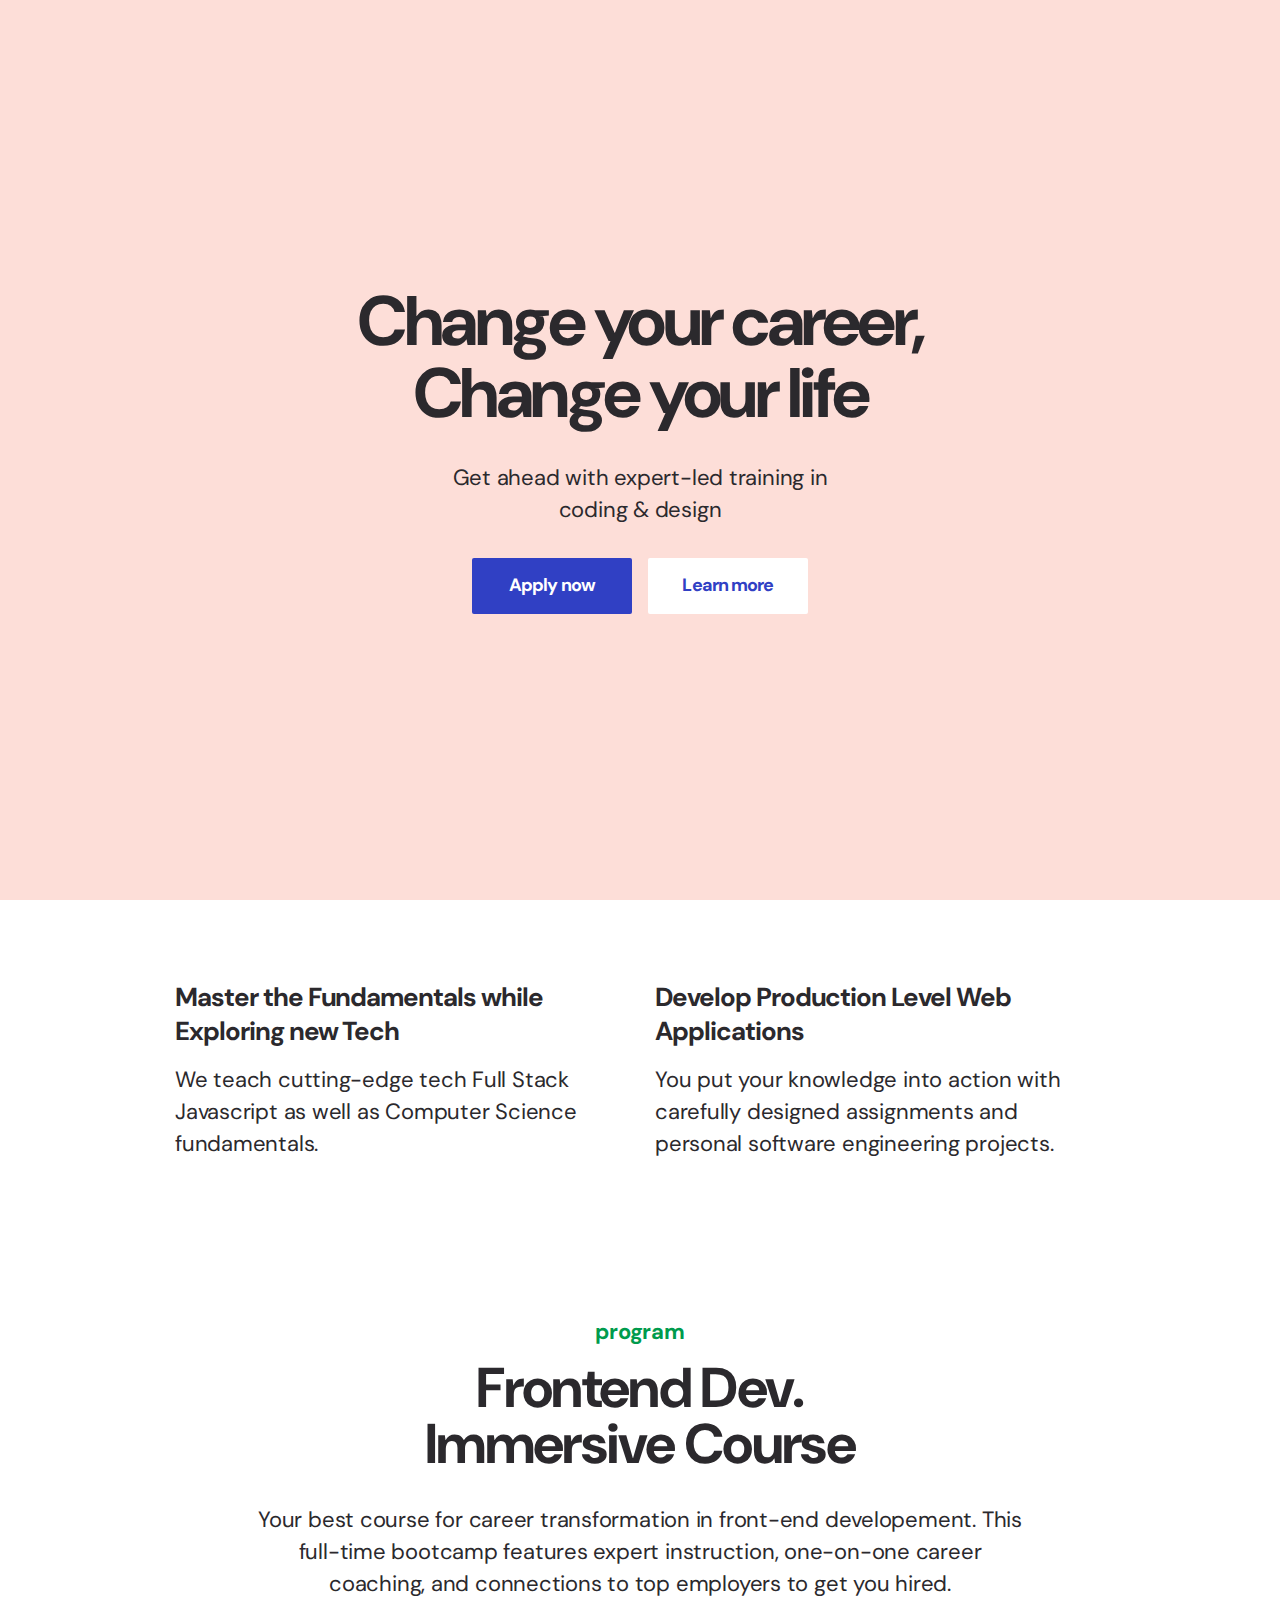
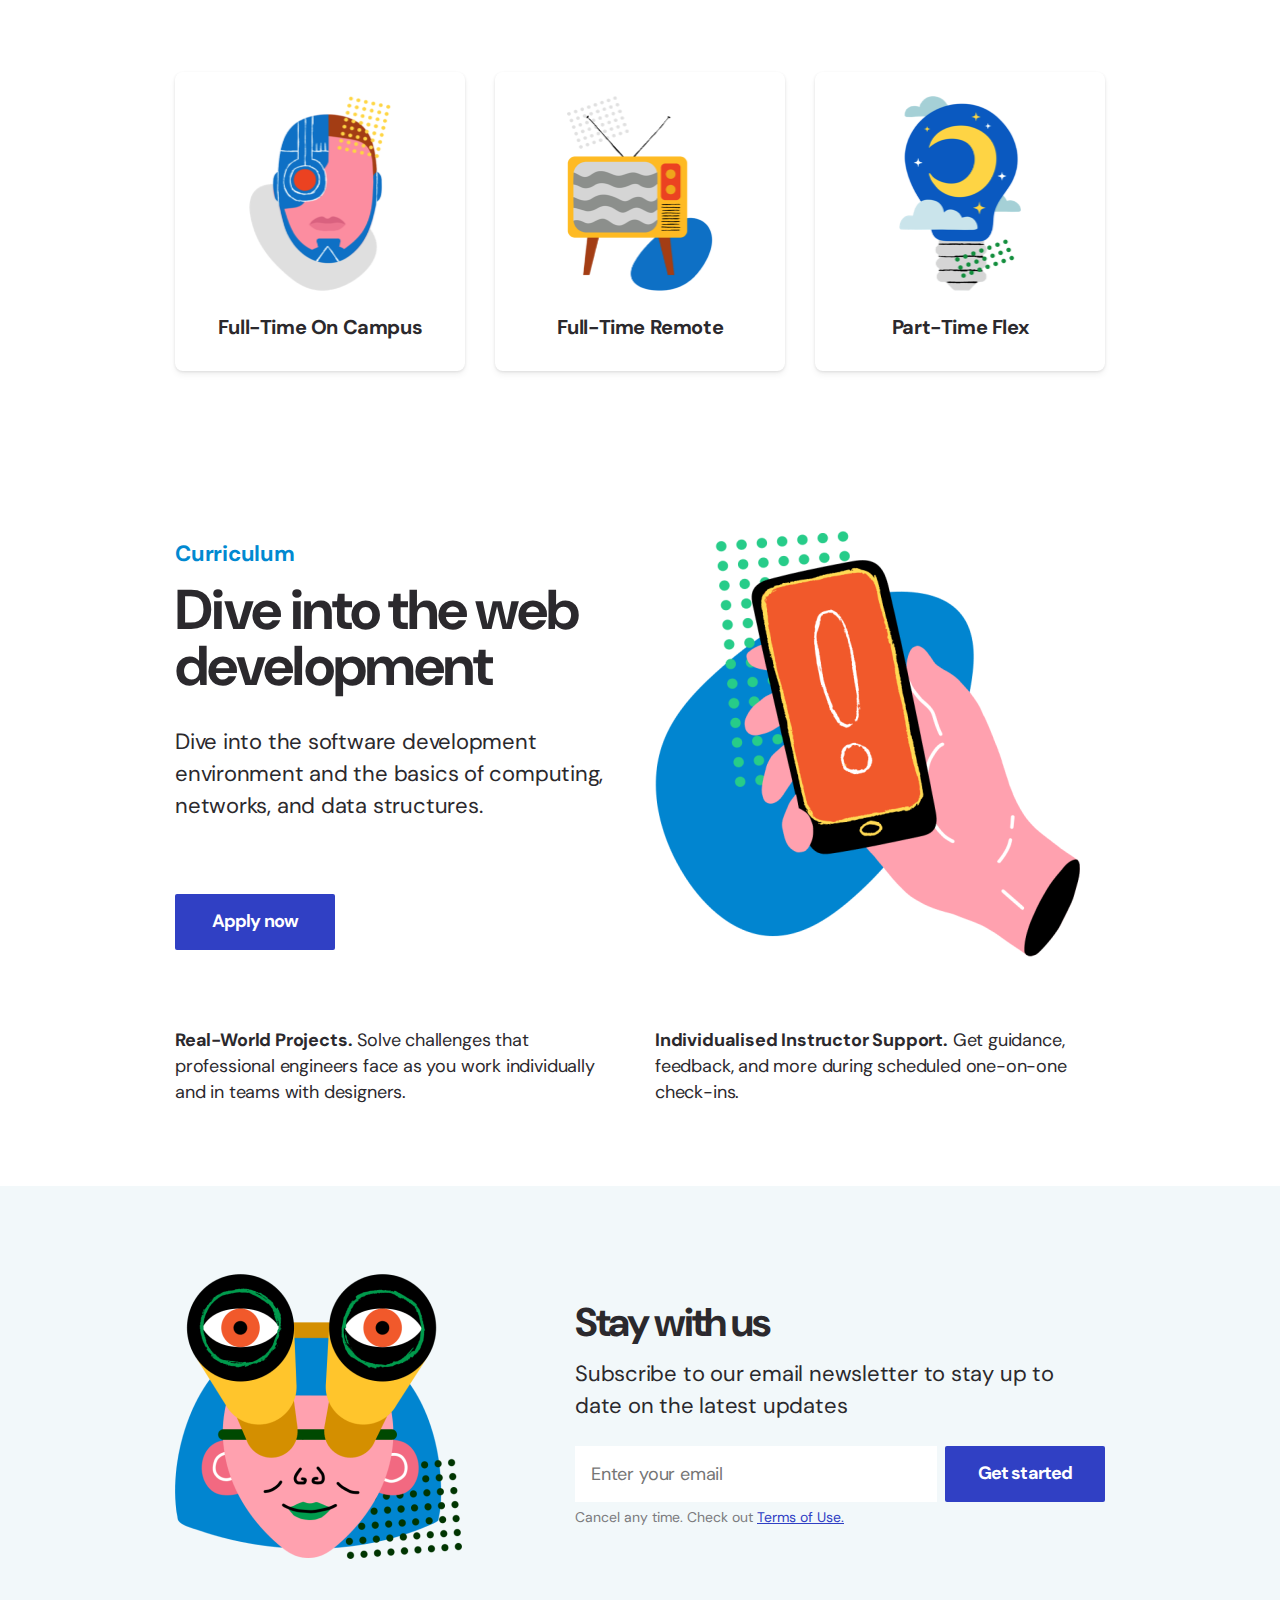
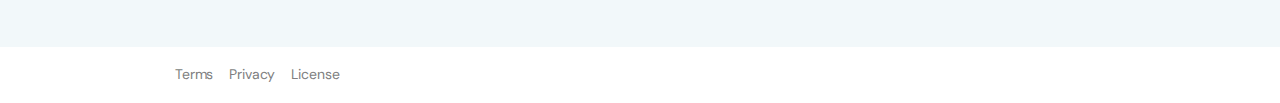
<file: Frontend_dev_course/index.html>
<!DOCTYPE html>
<html lang="en">
  <head>
    <meta charset="UTF-8" />
    <meta name="viewport" content="width=device-width, initial-scale=1.0" />
    <link
      href="https://fonts.googleapis.com/css2?family=DM+Sans:wght@400;500;700&display=swap"
      rel="stylesheet"
    />
    <link rel="stylesheet" href="./grid.min.css" />
    <link rel="stylesheet" href="./style.css" />
    <title>Frontend-dev Course</title>
  </head>
  <body>
    <section class="landing">
      <div class="container">
        <div class="row">
          <div class="col-12">
            <div class="landing-wrap">
              <h1 class="landing-title">
                Change your career,
                <br />
                Change your life
              </h1>
              <p class="landing-desc">
                Get ahead with expert-led training in
                <br />
                coding & design
              </p>
              <div class="landing-buttons">
                <a href="#" class="fill-button">Apply now</a>
                <a href="#" class="fill-button reverse">Learn more</a>
              </div>
            </div>
          </div>
        </div>
      </div>
    </section>

    <section class="testimonials">
      <div class="container">
        <div class="row">
          <div class="col-12 col-md-6">
            <h2 class="testimonials-title">
              Master the Fundamentals while Exploring new Tech
            </h2>
            <p class="testimonials-desc">
              We teach cutting-edge tech Full Stack Javascript as well as
              Computer Science fundamentals.
            </p>
          </div>

          <div class="col-12 col-md-6">
            <h2 class="testimonials-title">
              Develop Production Level Web Applications
            </h2>
            <p class="testimonials-desc">
              You put your knowledge into action with carefully designed
              assignments and personal software engineering projects.
            </p>
          </div>
        </div>
      </div>
    </section>

    <section class="program section">
      <div class="container">
        <div class="row justify-content-center">
          <div class="col-12 col-md-10">
            <strong class="section-category">program</strong>
            <h1 class="section-title">
              Frontend Dev.
              <br />
              Immersive Course
            </h1>
            <p class="section-desc">
              Your best course for career transformation in front-end
              developement. This full-time bootcamp features expert instruction,
              one-on-one career coaching, and connections to top employers to
              get you hired.
            </p>
          </div>
        </div>

        <div class="row">
          <div class="col-12 col-md-4">
            <a href="#" class="program-card">
              <img src="./assets/img-fulltime-campus.png" alt="" />
              <strong>Full-Time On Campus</strong>
            </a>
          </div>
          <div class="col-12 col-md-4">
            <a href="#" class="program-card">
              <img src="./assets/img-fulltime-remote.png" alt="" />
              <strong>Full-Time Remote</strong>
            </a>
          </div>
          <div class="col-12 col-md-4">
            <a href="#" class="program-card">
              <img src="./assets/img-parttime-flex.png" alt="" />
              <strong>Part-Time Flex</strong>
            </a>
          </div>
        </div>
      </div>
    </section>

    <section class="curriculum">
      <div class="container">
        <div class="row align-items-center">
          <div class="col-12 col-md-6">
            <strong class="section-category">Curriculum</strong>
            <h1 class="section-title">
              Dive into the web
              <br />
              development
            </h1>
            <p class="section-desc">
              Dive into the software development environment and the basics of
              computing, networks, and data structures.
            </p>
            <a href="#" class="fill-button"> Apply now </a>
          </div>
          <div class="col-12 col-md-6">
            <div class="curriculum-image">
              <img src="./assets/img-curriculum.png" alt="curriculum" />
            </div>
          </div>
        </div>

        <div class="row">
          <div class="col-12 col-md-6">
            <p class="curriculum-detail-desc">
              <strong>Real-World Projects.</strong> Solve challenges that
              professional engineers face as you work individually and in teams
              with designers.
            </p>
          </div>
          <div class="col-12 col-md-6">
            <p class="curriculum-detail-desc">
              <strong>Individualised Instructor Support.</strong> Get guidance,
              feedback, and more during scheduled one-on-one check-ins.
            </p>
          </div>
        </div>
      </div>
    </section>

    <aside class="subscription">
      <div class="container">
        <div class="row align-items-center">
          <div class="col-12 col-md-5">
            <div class="subscription-image">
              <img src="./assets/img-banner.png" alt="banner" />
            </div>
          </div>
          <div class="col-12 col-md-7">
            <h1 class="subscription-title">Stay with us</h1>
            <p class="subscription-desc">
              Subscribe to our email newsletter to stay up to date on the latest
              updates
            </p>
            <form action="#" method="POST">
              <div class="input-group">
                <input type="email" placeholder="Enter your email" />
                <button type="submit" class="fill-button">Get started</button>
              </div>
              <span class="form-notice">
                Cancel any time. Check out
                <a href="#">Terms of Use.</a>
              </span>
            </form>
          </div>
        </div>
      </div>
    </aside>

    <footer>
      <div class="container">
        <div class="row">
          <div class="col-12">
            <ul class="footer-links">
              <li class="footer-link"><a href="#">Terms</a></li>
              <li class="footer-link"><a href="#">Privacy</a></li>
              <li class="footer-link"><a href="#">License</a></li>
            </ul>
          </div>
        </div>
      </div>
    </footer>
  </body>
</html>
</file>
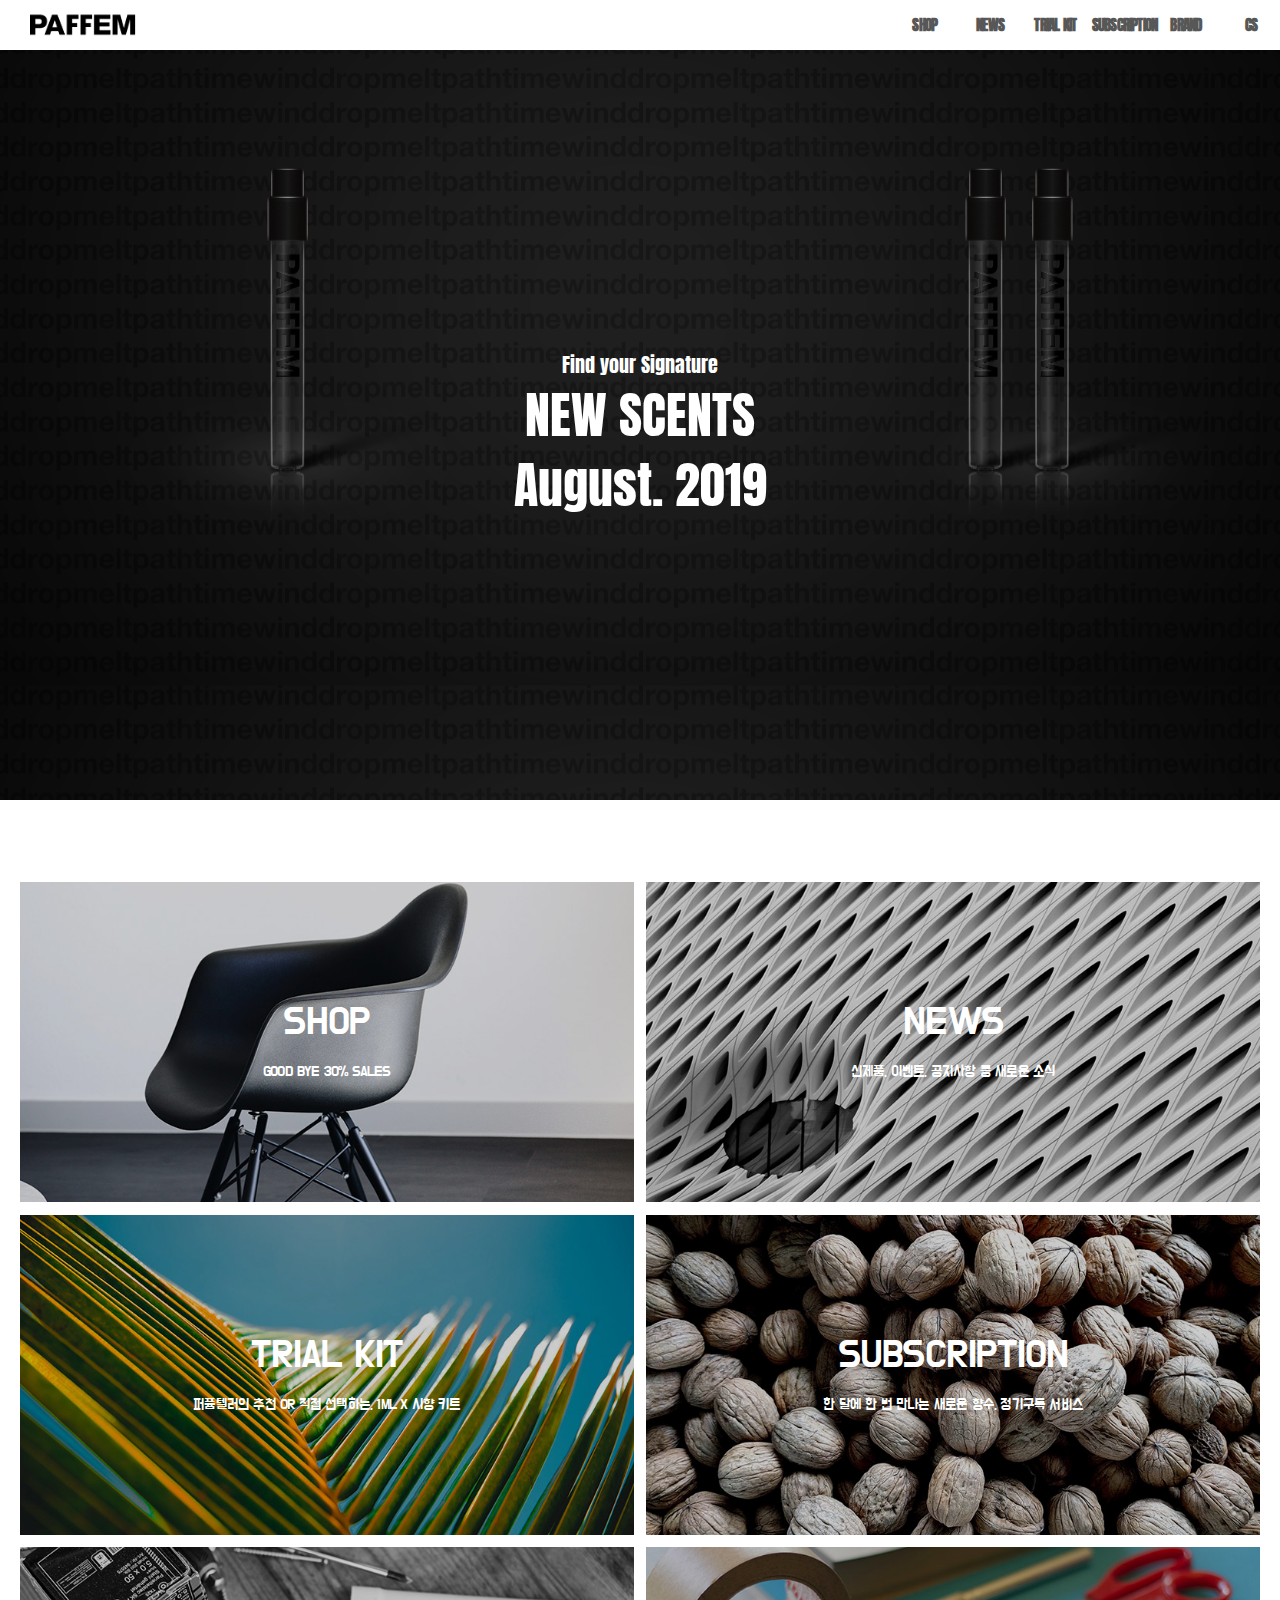
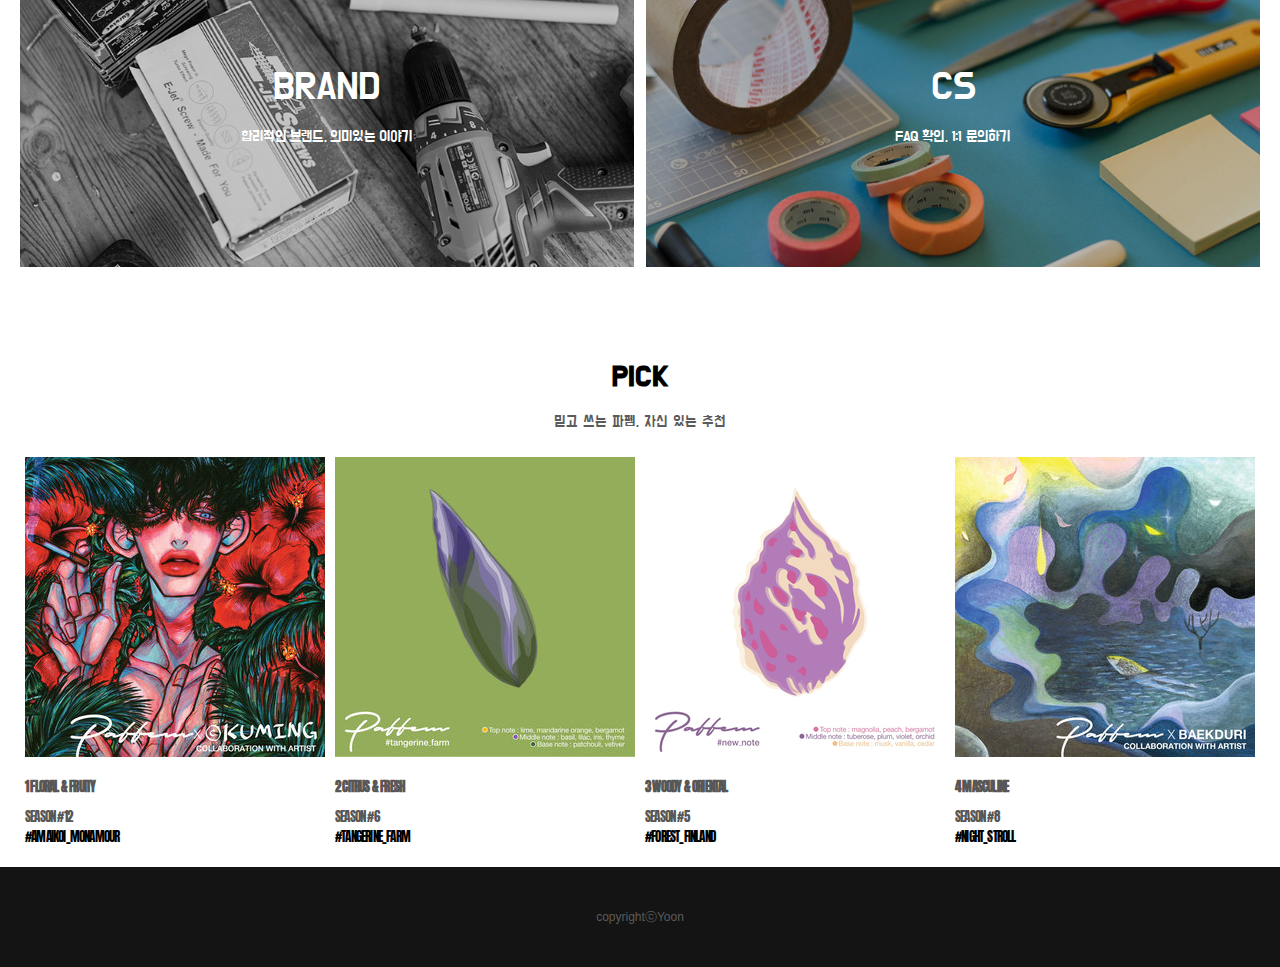
<file: Paffem/index.html>
<!doctype html>
<html lang="ko">
 <head>
  <meta charset="UTF-8">
  <meta name="Generator" content="EditPlus®">
  <meta name="Author" content="">
  <meta name="Keywords" content="">
  <meta name="Description" content="">
  <link href="css/layout.css" rel="stylesheet" type="text/css">
  <title>Paffem</title>
 </head>
 <body>
  <div id="wrap">
	<!--header-->
	<header class="clearfix">
		<div id="logo">
			<h1><a href="#"><img src="img/logo.png" alt=""/></a></h1>
		</div>

		<nav>
			<ul class="clearfix align">
				<li><a href="#"><h2>SHOP</h2></a></li>
				<li><a href="#"><h2>NEWS</h2></a></li>
				<li><a href="#"><h2>TRIAL KIT</h2></a></li>
				<li><a href="#"><h2>SUBSCRIPTION</h2></a></li>
				<li><a href="#"><h2>BRAND</h2></a></li>
				<li><a href="#"><h2>CS</h2></a></li>
			</ul>
		</nav>
	</header>
	<!--header-->

	<!--ad-->
	<div id="ad_wrap">
		<div id="ad" class="align">
			<p>Find your Signature</p>
			<span>NEW SCENTS</span>
			<span>August. 2019</span>
		</div>
	</div>
	<!--ad-->

	<!--section-->
	<section>
		<!--con_1-->
		<article id="con_1" class="margin_wrap">
			<ul class="clearfix align">
				<li>
					<a href="#">
						<span class="text_box text_back">
							<p>SHOP</p>
							<span>GOOD BYE 30% SALES</span>
						</span>
					</a>
				</li>
				<li>
					<a href="#">
						<span class="text_box text_back">
							<p>NEWS</p>
							<span>신제품, 이벤트, 공지사항 등 새로운 소식</span>
						</span>
					</a>
				</li>
				<li>
					<a href="#">
						<span class="text_box text_back">
							<p>TRIAL KIT</p>
							<span>퍼퓸텔러의 추천 OR 직접 선택하는, 1ML X 시향 키트</span>
						</span>
					</a>
				</li>
				<li>
					<a href="#">
						<span class="text_box text_back">
							<p>SUBSCRIPTION</p>
							<span>한 달에 한 번 만나는 새로운 향수, 정기구독 서비스</span>
						</span>
					</a>
				</li>
				<li>
					<a href="#">
						<span class="text_box text_back">
							<p>BRAND</p>
							<span>합리적인 브랜드, 의미있는 이야기</span>
						</span>
					</a>
				</li>
				<li>
					<a href="#">
						<span class="text_box text_back">
							<p>CS</p>
							<span>FAQ 확인, 1:1 문의하기</span>
						</span>
					</a>
				</li>
			</ul>
		</article>
		<!--con_1-->

		<!--con_2-->
		<article id="con_2_wrap" class="margin_wrap">
			<div id="con_2_title" class="align">
				<h3>PICK</h3>
				<span>믿고 쓰는 파펨, 자신 있는 추천</span>
			</div>
			<div id="con_2">
				<ul class="clearfix">
					<li>
						<a href="#">
							<img src="img/content/2/1.jpg" alt=""/>
							<span class="text_box">
								<h4>1 FLORAL & FRUITY</h4>
								<span>SEASON #12</span>
								<span>#AMAIKOI_MONAMOUR</span>
							</span>
						</a>
					</li>
					<li>
						<a href="#">
							<img src="img/content/2/2.jpg" alt=""/>
							<span class="text_box">
								<h4>2 CITRUS & FRESH</h4>
								<span>SEASON #6</span>
								<span>#TANGERINE_FARM</span>
							</span>
						</a>
					</li>
					<li>
						<a href="#">
							<img src="img/content/2/3.jpg" alt=""/>
							<span class="text_box">
								<h4>3 WOODY & ORIENTAL</h4>
								<span>SEASON #5</span>
								<span>#FOREST_FINLAND</span>
							</span>
						</a>
					</li>
					<li>
						<a href="#">
							<img src="img/content/2/4.jpg" alt=""/>
							<span class="text_box">
								<h4>4 MASCULINE</h4>
								<span>SEASON #8</span>
								<span>#NIGHT_STROLL</span>
							</span>
						</a>
					</li>
				</ul>
			</div>
		</article>
		<!--con_2-->
	</section>
	<!--section-->

	<footer class="align">
	copyrightⓒYoon
	</footer>
  </div>
 </body>
</html>
</file>
<file: Paffem/css/layout.css>
@charset "utf-8";
@import url('https://fonts.googleapis.com/css?family=Anton|Do+Hyeon&subset=korean');
/*
영어
font-family: 'Anton', sans-serif;

한글
font-family: 'Do Hyeon', sans-serif;
*/

body { background:#fff;font-family:"gulim", sans-serif;font-size:12px;color:#5b5b5b;line-height:100%;font-weight:normal;padding:0px;margin:0px;letter-spacing:-0px; }
html, body { width:100%;height:100%;letter-spacing:0px; }
div, p, ul, li, table, th, td, textarea, input, span, form, h1, h2, h3, h4, h5, h6, dt, dl, dd, em, sup {padding:0px;margin:0px;}
ul, ol, dl, dd, dt, li { list-style-type:none;margin:0;padding:0px;line-height:100%;font-size:12px;color:#5b5b5b;letter-spacing:0px; }
form, fieldset, p {margin:0;padding:0;border:0;}
img {border:0;vertical-align:middle;outline:none;}


a,a:link,a:visited,a:active{color:#575757;letter-spacing:normal;text-decoration:none;letter-spacing:-0.8px;}
a:hover{color:#575757;text-decoration:none;}

.clearfix::after{content:""; display:block; clear:both;}
.margin_wrap{margin:0 auto;}
.align{text-align:center;}
.text_box{display:block;}

#logo, nav, nav li, #con_1 li, #con_2 li{float:left;}

#wrap{width:100%;}

/*header*/
header{width:100%;
		height:50px;
		background-color:#fff;
		position:fixed;
		z-index:1;}

#logo{width:106px;
		height:25px;
		margin-left:30px;
		margin-top:12px;}
#logo img{width:100%;}

nav{width:30%; /*px은 고정 단위, %는 화면의 비율에 맞추어 나온다.*/
	height:25px;
	float:right;
	margin-top:12px;}
nav li{width:15%; /*모든 내용물 + 여백 개수 =100%*/
		height:25px;
		margin-left:2%;
		font-family: 'Anton', sans-serif;
		line-height:25px;
		font-size:10px;}
nav li:nth-child(1){margin-left:0;}
/*header*/

/*ad*/
#ad_wrap{background:url("../img/ad/main.jpg") fixed;
			height:800px;
			background-size:100%;}
#ad{color:#fff;
	font-family: 'Anton', sans-serif;
	position:relative;
	top:350px;}
#ad p{font-size:20px;
		line-height:30px;}
#ad span{font-size:50px;
			line-height:70px;
			display:block;} /*font-size보다 line-height가 커야 여백을 만들 수 있음*/
/*ad*/

/*con_1*/
#con_1{width:1240px;
		margin-top:70px;}
#con_1 li{width:49.5%;
			height:320px;
			margin-left:1%;
			margin-top:1%;
			background-size:100%;
			background-position:center;
			transition:1s;}
#con_1 li:hover{background-size:110%;}
#con_1 li:nth-child(2n+1){margin-left:0;}
#con_1 li:nth-child(1){background-image:url("../img/content/1/1.jpg");}
#con_1 li:nth-child(2){background-image:url("../img/content/1/2.jpg");}
#con_1 li:nth-child(3){background-image:url("../img/content/1/3.jpg");}
#con_1 li:nth-child(4){background-image:url("../img/content/1/4.jpg");}
#con_1 li:nth-child(5){background-image:url("../img/content/1/5.jpg");}
#con_1 li:nth-child(6){background-image:url("../img/content/1/6.jpg");}

#con_1 .text_back{background:rgba(0,0,0,0.2);}
#con_1 .text_back:hover{background:rgba(0,0,0,0.5);}
#con_1 .text_box{height:320px;
					font-family: 'Anton', sans-serif;
					font-family: 'Do Hyeon', sans-serif;
					color:#fff;}
#con_1 .text_box p{font-size:40px;
					line-height:60px;
					position:relative;
					top:110px;}
#con_1 .text_box span{font-size:15px;
						line-height:40px;
						position:relative;
						top:110px;}
/*con_1*/

/*con_2*/
#con_2_wrap{width:1240px;
			margin-top:80px;}
#con_2_title{font-family: 'Anton', sans-serif;
				font-family: 'Do Hyeon', sans-serif;}
#con_2_title h3{font-size:30px;
				line-height:60px;
				color:#000;}
#con_2_title span{font-size:15px;
					line-height:30px;}
#con_2 li{width:;
			margin-left:10px;
			margin-top:20px;}
#con_2 li:nth-child(1){margin-left:5px;}
#con_2 .text_box{height:100px;
					margin-top:10px;
					font-family: 'Anton', sans-serif;}
#con_2 .text_box h4{font-size:13px;
						line-height:40px;}
#con_2 .text_box span{display:block;
						font-size:13px;
						line-height:20px;}
#con_2 .text_box span:nth-child(3){color:#000;}
/*con_2*/

/*footer*/
footer{
		height:100px;
		line-height:100px;
		background-color:#141414;
	}
/*footer*/
</file>
<file: Frontend_dev_course/grid.min.css>
.sr-only {
  position: absolute;
  width: 1px;
  height: 1px;
  padding: 0;
  margin: -1px;
  overflow: hidden;
  clip: rect(0, 0, 0, 0);
  white-space: nowrap;
  border: 0;
}
.sr-only-focusable:active,
.sr-only-focusable:focus {
  position: static;
  width: auto;
  height: auto;
  overflow: visible;
  clip: auto;
  white-space: normal;
} /*!
 * Bootstrap Grid v4.4.1 (https://getbootstrap.com/)
 * Copyright 2011-2019 The Bootstrap Authors
 * Copyright 2011-2019 Twitter, Inc.
 * Licensed under MIT (https://github.com/twbs/bootstrap/blob/master/LICENSE)
 */
html {
  -webkit-box-sizing: border-box;
  box-sizing: border-box;
  -ms-overflow-style: scrollbar;
}
*,
*::before,
*::after {
  -webkit-box-sizing: inherit;
  box-sizing: inherit;
}
.container {
  width: 100%;
  padding-right: 15px;
  padding-left: 15px;
  margin-right: auto;
  margin-left: auto;
}
@media (min-width: 576px) {
  .container {
    max-width: 540px;
  }
}
@media (min-width: 768px) {
  .container {
    max-width: 720px;
  }
}
@media (min-width: 992px) {
  .container {
    max-width: 960px;
  }
}
@media (min-width: 1200px) {
  .container {
    max-width: 1140px;
  }
}
.container-fluid,
.container-sm,
.container-md,
.container-lg,
.container-xl {
  width: 100%;
  padding-right: 15px;
  padding-left: 15px;
  margin-right: auto;
  margin-left: auto;
}
@media (min-width: 576px) {
  .container,
  .container-sm {
    max-width: 540px;
  }
}
@media (min-width: 768px) {
  .container,
  .container-sm,
  .container-md {
    max-width: 720px;
  }
}
@media (min-width: 992px) {
  .container,
  .container-sm,
  .container-md,
  .container-lg {
    max-width: 960px;
  }
}
@media (min-width: 1200px) {
  .container,
  .container-sm,
  .container-md,
  .container-lg,
  .container-xl {
    max-width: 1140px;
  }
}
.row {
  display: -webkit-box;
  display: -ms-flexbox;
  display: flex;
  -ms-flex-wrap: wrap;
  flex-wrap: wrap;
  margin-right: -15px;
  margin-left: -15px;
}
.no-gutters {
  margin-right: 0;
  margin-left: 0;
}
.no-gutters > .col,
.no-gutters > [class*="col-"] {
  padding-right: 0;
  padding-left: 0;
}
.col-1,
.col-2,
.col-3,
.col-4,
.col-5,
.col-6,
.col-7,
.col-8,
.col-9,
.col-10,
.col-11,
.col-12,
.col,
.col-auto,
.col-sm-1,
.col-sm-2,
.col-sm-3,
.col-sm-4,
.col-sm-5,
.col-sm-6,
.col-sm-7,
.col-sm-8,
.col-sm-9,
.col-sm-10,
.col-sm-11,
.col-sm-12,
.col-sm,
.col-sm-auto,
.col-md-1,
.col-md-2,
.col-md-3,
.col-md-4,
.col-md-5,
.col-md-6,
.col-md-7,
.col-md-8,
.col-md-9,
.col-md-10,
.col-md-11,
.col-md-12,
.col-md,
.col-md-auto,
.col-lg-1,
.col-lg-2,
.col-lg-3,
.col-lg-4,
.col-lg-5,
.col-lg-6,
.col-lg-7,
.col-lg-8,
.col-lg-9,
.col-lg-10,
.col-lg-11,
.col-lg-12,
.col-lg,
.col-lg-auto,
.col-xl-1,
.col-xl-2,
.col-xl-3,
.col-xl-4,
.col-xl-5,
.col-xl-6,
.col-xl-7,
.col-xl-8,
.col-xl-9,
.col-xl-10,
.col-xl-11,
.col-xl-12,
.col-xl,
.col-xl-auto {
  position: relative;
  width: 100%;
  padding-right: 15px;
  padding-left: 15px;
}
.col {
  -ms-flex-preferred-size: 0;
  flex-basis: 0;
  -webkit-box-flex: 1;
  -ms-flex-positive: 1;
  flex-grow: 1;
  max-width: 100%;
}
.row-cols-1 > * {
  -webkit-box-flex: 0;
  -ms-flex: 0 0 100%;
  flex: 0 0 100%;
  max-width: 100%;
}
.row-cols-2 > * {
  -webkit-box-flex: 0;
  -ms-flex: 0 0 50%;
  flex: 0 0 50%;
  max-width: 50%;
}
.row-cols-3 > * {
  -webkit-box-flex: 0;
  -ms-flex: 0 0 33.3333333333%;
  flex: 0 0 33.3333333333%;
  max-width: 33.3333333333%;
}
.row-cols-4 > * {
  -webkit-box-flex: 0;
  -ms-flex: 0 0 25%;
  flex: 0 0 25%;
  max-width: 25%;
}
.row-cols-5 > * {
  -webkit-box-flex: 0;
  -ms-flex: 0 0 20%;
  flex: 0 0 20%;
  max-width: 20%;
}
.row-cols-6 > * {
  -webkit-box-flex: 0;
  -ms-flex: 0 0 16.6666666667%;
  flex: 0 0 16.6666666667%;
  max-width: 16.6666666667%;
}
.col-auto {
  -webkit-box-flex: 0;
  -ms-flex: 0 0 auto;
  flex: 0 0 auto;
  width: auto;
  max-width: 100%;
}
.col-1 {
  -webkit-box-flex: 0;
  -ms-flex: 0 0 8.3333333333%;
  flex: 0 0 8.3333333333%;
  max-width: 8.3333333333%;
}
.col-2 {
  -webkit-box-flex: 0;
  -ms-flex: 0 0 16.6666666667%;
  flex: 0 0 16.6666666667%;
  max-width: 16.6666666667%;
}
.col-3 {
  -webkit-box-flex: 0;
  -ms-flex: 0 0 25%;
  flex: 0 0 25%;
  max-width: 25%;
}
.col-4 {
  -webkit-box-flex: 0;
  -ms-flex: 0 0 33.3333333333%;
  flex: 0 0 33.3333333333%;
  max-width: 33.3333333333%;
}
.col-5 {
  -webkit-box-flex: 0;
  -ms-flex: 0 0 41.6666666667%;
  flex: 0 0 41.6666666667%;
  max-width: 41.6666666667%;
}
.col-6 {
  -webkit-box-flex: 0;
  -ms-flex: 0 0 50%;
  flex: 0 0 50%;
  max-width: 50%;
}
.col-7 {
  -webkit-box-flex: 0;
  -ms-flex: 0 0 58.3333333333%;
  flex: 0 0 58.3333333333%;
  max-width: 58.3333333333%;
}
.col-8 {
  -webkit-box-flex: 0;
  -ms-flex: 0 0 66.6666666667%;
  flex: 0 0 66.6666666667%;
  max-width: 66.6666666667%;
}
.col-9 {
  -webkit-box-flex: 0;
  -ms-flex: 0 0 75%;
  flex: 0 0 75%;
  max-width: 75%;
}
.col-10 {
  -webkit-box-flex: 0;
  -ms-flex: 0 0 83.3333333333%;
  flex: 0 0 83.3333333333%;
  max-width: 83.3333333333%;
}
.col-11 {
  -webkit-box-flex: 0;
  -ms-flex: 0 0 91.6666666667%;
  flex: 0 0 91.6666666667%;
  max-width: 91.6666666667%;
}
.col-12 {
  -webkit-box-flex: 0;
  -ms-flex: 0 0 100%;
  flex: 0 0 100%;
  max-width: 100%;
}
.order-first {
  -webkit-box-ordinal-group: 0;
  -ms-flex-order: -1;
  order: -1;
}
.order-last {
  -webkit-box-ordinal-group: 14;
  -ms-flex-order: 13;
  order: 13;
}
.order-0 {
  -webkit-box-ordinal-group: 1;
  -ms-flex-order: 0;
  order: 0;
}
.order-1 {
  -webkit-box-ordinal-group: 2;
  -ms-flex-order: 1;
  order: 1;
}
.order-2 {
  -webkit-box-ordinal-group: 3;
  -ms-flex-order: 2;
  order: 2;
}
.order-3 {
  -webkit-box-ordinal-group: 4;
  -ms-flex-order: 3;
  order: 3;
}
.order-4 {
  -webkit-box-ordinal-group: 5;
  -ms-flex-order: 4;
  order: 4;
}
.order-5 {
  -webkit-box-ordinal-group: 6;
  -ms-flex-order: 5;
  order: 5;
}
.order-6 {
  -webkit-box-ordinal-group: 7;
  -ms-flex-order: 6;
  order: 6;
}
.order-7 {
  -webkit-box-ordinal-group: 8;
  -ms-flex-order: 7;
  order: 7;
}
.order-8 {
  -webkit-box-ordinal-group: 9;
  -ms-flex-order: 8;
  order: 8;
}
.order-9 {
  -webkit-box-ordinal-group: 10;
  -ms-flex-order: 9;
  order: 9;
}
.order-10 {
  -webkit-box-ordinal-group: 11;
  -ms-flex-order: 10;
  order: 10;
}
.order-11 {
  -webkit-box-ordinal-group: 12;
  -ms-flex-order: 11;
  order: 11;
}
.order-12 {
  -webkit-box-ordinal-group: 13;
  -ms-flex-order: 12;
  order: 12;
}
.offset-1 {
  margin-left: 8.3333333333%;
}
.offset-2 {
  margin-left: 16.6666666667%;
}
.offset-3 {
  margin-left: 25%;
}
.offset-4 {
  margin-left: 33.3333333333%;
}
.offset-5 {
  margin-left: 41.6666666667%;
}
.offset-6 {
  margin-left: 50%;
}
.offset-7 {
  margin-left: 58.3333333333%;
}
.offset-8 {
  margin-left: 66.6666666667%;
}
.offset-9 {
  margin-left: 75%;
}
.offset-10 {
  margin-left: 83.3333333333%;
}
.offset-11 {
  margin-left: 91.6666666667%;
}
@media (min-width: 576px) {
  .col-sm {
    -ms-flex-preferred-size: 0;
    flex-basis: 0;
    -webkit-box-flex: 1;
    -ms-flex-positive: 1;
    flex-grow: 1;
    max-width: 100%;
  }
  .row-cols-sm-1 > * {
    -webkit-box-flex: 0;
    -ms-flex: 0 0 100%;
    flex: 0 0 100%;
    max-width: 100%;
  }
  .row-cols-sm-2 > * {
    -webkit-box-flex: 0;
    -ms-flex: 0 0 50%;
    flex: 0 0 50%;
    max-width: 50%;
  }
  .row-cols-sm-3 > * {
    -webkit-box-flex: 0;
    -ms-flex: 0 0 33.3333333333%;
    flex: 0 0 33.3333333333%;
    max-width: 33.3333333333%;
  }
  .row-cols-sm-4 > * {
    -webkit-box-flex: 0;
    -ms-flex: 0 0 25%;
    flex: 0 0 25%;
    max-width: 25%;
  }
  .row-cols-sm-5 > * {
    -webkit-box-flex: 0;
    -ms-flex: 0 0 20%;
    flex: 0 0 20%;
    max-width: 20%;
  }
  .row-cols-sm-6 > * {
    -webkit-box-flex: 0;
    -ms-flex: 0 0 16.6666666667%;
    flex: 0 0 16.6666666667%;
    max-width: 16.6666666667%;
  }
  .col-sm-auto {
    -webkit-box-flex: 0;
    -ms-flex: 0 0 auto;
    flex: 0 0 auto;
    width: auto;
    max-width: 100%;
  }
  .col-sm-1 {
    -webkit-box-flex: 0;
    -ms-flex: 0 0 8.3333333333%;
    flex: 0 0 8.3333333333%;
    max-width: 8.3333333333%;
  }
  .col-sm-2 {
    -webkit-box-flex: 0;
    -ms-flex: 0 0 16.6666666667%;
    flex: 0 0 16.6666666667%;
    max-width: 16.6666666667%;
  }
  .col-sm-3 {
    -webkit-box-flex: 0;
    -ms-flex: 0 0 25%;
    flex: 0 0 25%;
    max-width: 25%;
  }
  .col-sm-4 {
    -webkit-box-flex: 0;
    -ms-flex: 0 0 33.3333333333%;
    flex: 0 0 33.3333333333%;
    max-width: 33.3333333333%;
  }
  .col-sm-5 {
    -webkit-box-flex: 0;
    -ms-flex: 0 0 41.6666666667%;
    flex: 0 0 41.6666666667%;
    max-width: 41.6666666667%;
  }
  .col-sm-6 {
    -webkit-box-flex: 0;
    -ms-flex: 0 0 50%;
    flex: 0 0 50%;
    max-width: 50%;
  }
  .col-sm-7 {
    -webkit-box-flex: 0;
    -ms-flex: 0 0 58.3333333333%;
    flex: 0 0 58.3333333333%;
    max-width: 58.3333333333%;
  }
  .col-sm-8 {
    -webkit-box-flex: 0;
    -ms-flex: 0 0 66.6666666667%;
    flex: 0 0 66.6666666667%;
    max-width: 66.6666666667%;
  }
  .col-sm-9 {
    -webkit-box-flex: 0;
    -ms-flex: 0 0 75%;
    flex: 0 0 75%;
    max-width: 75%;
  }
  .col-sm-10 {
    -webkit-box-flex: 0;
    -ms-flex: 0 0 83.3333333333%;
    flex: 0 0 83.3333333333%;
    max-width: 83.3333333333%;
  }
  .col-sm-11 {
    -webkit-box-flex: 0;
    -ms-flex: 0 0 91.6666666667%;
    flex: 0 0 91.6666666667%;
    max-width: 91.6666666667%;
  }
  .col-sm-12 {
    -webkit-box-flex: 0;
    -ms-flex: 0 0 100%;
    flex: 0 0 100%;
    max-width: 100%;
  }
  .order-sm-first {
    -webkit-box-ordinal-group: 0;
    -ms-flex-order: -1;
    order: -1;
  }
  .order-sm-last {
    -webkit-box-ordinal-group: 14;
    -ms-flex-order: 13;
    order: 13;
  }
  .order-sm-0 {
    -webkit-box-ordinal-group: 1;
    -ms-flex-order: 0;
    order: 0;
  }
  .order-sm-1 {
    -webkit-box-ordinal-group: 2;
    -ms-flex-order: 1;
    order: 1;
  }
  .order-sm-2 {
    -webkit-box-ordinal-group: 3;
    -ms-flex-order: 2;
    order: 2;
  }
  .order-sm-3 {
    -webkit-box-ordinal-group: 4;
    -ms-flex-order: 3;
    order: 3;
  }
  .order-sm-4 {
    -webkit-box-ordinal-group: 5;
    -ms-flex-order: 4;
    order: 4;
  }
  .order-sm-5 {
    -webkit-box-ordinal-group: 6;
    -ms-flex-order: 5;
    order: 5;
  }
  .order-sm-6 {
    -webkit-box-ordinal-group: 7;
    -ms-flex-order: 6;
    order: 6;
  }
  .order-sm-7 {
    -webkit-box-ordinal-group: 8;
    -ms-flex-order: 7;
    order: 7;
  }
  .order-sm-8 {
    -webkit-box-ordinal-group: 9;
    -ms-flex-order: 8;
    order: 8;
  }
  .order-sm-9 {
    -webkit-box-ordinal-group: 10;
    -ms-flex-order: 9;
    order: 9;
  }
  .order-sm-10 {
    -webkit-box-ordinal-group: 11;
    -ms-flex-order: 10;
    order: 10;
  }
  .order-sm-11 {
    -webkit-box-ordinal-group: 12;
    -ms-flex-order: 11;
    order: 11;
  }
  .order-sm-12 {
    -webkit-box-ordinal-group: 13;
    -ms-flex-order: 12;
    order: 12;
  }
  .offset-sm-0 {
    margin-left: 0;
  }
  .offset-sm-1 {
    margin-left: 8.3333333333%;
  }
  .offset-sm-2 {
    margin-left: 16.6666666667%;
  }
  .offset-sm-3 {
    margin-left: 25%;
  }
  .offset-sm-4 {
    margin-left: 33.3333333333%;
  }
  .offset-sm-5 {
    margin-left: 41.6666666667%;
  }
  .offset-sm-6 {
    margin-left: 50%;
  }
  .offset-sm-7 {
    margin-left: 58.3333333333%;
  }
  .offset-sm-8 {
    margin-left: 66.6666666667%;
  }
  .offset-sm-9 {
    margin-left: 75%;
  }
  .offset-sm-10 {
    margin-left: 83.3333333333%;
  }
  .offset-sm-11 {
    margin-left: 91.6666666667%;
  }
}
@media (min-width: 768px) {
  .col-md {
    -ms-flex-preferred-size: 0;
    flex-basis: 0;
    -webkit-box-flex: 1;
    -ms-flex-positive: 1;
    flex-grow: 1;
    max-width: 100%;
  }
  .row-cols-md-1 > * {
    -webkit-box-flex: 0;
    -ms-flex: 0 0 100%;
    flex: 0 0 100%;
    max-width: 100%;
  }
  .row-cols-md-2 > * {
    -webkit-box-flex: 0;
    -ms-flex: 0 0 50%;
    flex: 0 0 50%;
    max-width: 50%;
  }
  .row-cols-md-3 > * {
    -webkit-box-flex: 0;
    -ms-flex: 0 0 33.3333333333%;
    flex: 0 0 33.3333333333%;
    max-width: 33.3333333333%;
  }
  .row-cols-md-4 > * {
    -webkit-box-flex: 0;
    -ms-flex: 0 0 25%;
    flex: 0 0 25%;
    max-width: 25%;
  }
  .row-cols-md-5 > * {
    -webkit-box-flex: 0;
    -ms-flex: 0 0 20%;
    flex: 0 0 20%;
    max-width: 20%;
  }
  .row-cols-md-6 > * {
    -webkit-box-flex: 0;
    -ms-flex: 0 0 16.6666666667%;
    flex: 0 0 16.6666666667%;
    max-width: 16.6666666667%;
  }
  .col-md-auto {
    -webkit-box-flex: 0;
    -ms-flex: 0 0 auto;
    flex: 0 0 auto;
    width: auto;
    max-width: 100%;
  }
  .col-md-1 {
    -webkit-box-flex: 0;
    -ms-flex: 0 0 8.3333333333%;
    flex: 0 0 8.3333333333%;
    max-width: 8.3333333333%;
  }
  .col-md-2 {
    -webkit-box-flex: 0;
    -ms-flex: 0 0 16.6666666667%;
    flex: 0 0 16.6666666667%;
    max-width: 16.6666666667%;
  }
  .col-md-3 {
    -webkit-box-flex: 0;
    -ms-flex: 0 0 25%;
    flex: 0 0 25%;
    max-width: 25%;
  }
  .col-md-4 {
    -webkit-box-flex: 0;
    -ms-flex: 0 0 33.3333333333%;
    flex: 0 0 33.3333333333%;
    max-width: 33.3333333333%;
  }
  .col-md-5 {
    -webkit-box-flex: 0;
    -ms-flex: 0 0 41.6666666667%;
    flex: 0 0 41.6666666667%;
    max-width: 41.6666666667%;
  }
  .col-md-6 {
    -webkit-box-flex: 0;
    -ms-flex: 0 0 50%;
    flex: 0 0 50%;
    max-width: 50%;
  }
  .col-md-7 {
    -webkit-box-flex: 0;
    -ms-flex: 0 0 58.3333333333%;
    flex: 0 0 58.3333333333%;
    max-width: 58.3333333333%;
  }
  .col-md-8 {
    -webkit-box-flex: 0;
    -ms-flex: 0 0 66.6666666667%;
    flex: 0 0 66.6666666667%;
    max-width: 66.6666666667%;
  }
  .col-md-9 {
    -webkit-box-flex: 0;
    -ms-flex: 0 0 75%;
    flex: 0 0 75%;
    max-width: 75%;
  }
  .col-md-10 {
    -webkit-box-flex: 0;
    -ms-flex: 0 0 83.3333333333%;
    flex: 0 0 83.3333333333%;
    max-width: 83.3333333333%;
  }
  .col-md-11 {
    -webkit-box-flex: 0;
    -ms-flex: 0 0 91.6666666667%;
    flex: 0 0 91.6666666667%;
    max-width: 91.6666666667%;
  }
  .col-md-12 {
    -webkit-box-flex: 0;
    -ms-flex: 0 0 100%;
    flex: 0 0 100%;
    max-width: 100%;
  }
  .order-md-first {
    -webkit-box-ordinal-group: 0;
    -ms-flex-order: -1;
    order: -1;
  }
  .order-md-last {
    -webkit-box-ordinal-group: 14;
    -ms-flex-order: 13;
    order: 13;
  }
  .order-md-0 {
    -webkit-box-ordinal-group: 1;
    -ms-flex-order: 0;
    order: 0;
  }
  .order-md-1 {
    -webkit-box-ordinal-group: 2;
    -ms-flex-order: 1;
    order: 1;
  }
  .order-md-2 {
    -webkit-box-ordinal-group: 3;
    -ms-flex-order: 2;
    order: 2;
  }
  .order-md-3 {
    -webkit-box-ordinal-group: 4;
    -ms-flex-order: 3;
    order: 3;
  }
  .order-md-4 {
    -webkit-box-ordinal-group: 5;
    -ms-flex-order: 4;
    order: 4;
  }
  .order-md-5 {
    -webkit-box-ordinal-group: 6;
    -ms-flex-order: 5;
    order: 5;
  }
  .order-md-6 {
    -webkit-box-ordinal-group: 7;
    -ms-flex-order: 6;
    order: 6;
  }
  .order-md-7 {
    -webkit-box-ordinal-group: 8;
    -ms-flex-order: 7;
    order: 7;
  }
  .order-md-8 {
    -webkit-box-ordinal-group: 9;
    -ms-flex-order: 8;
    order: 8;
  }
  .order-md-9 {
    -webkit-box-ordinal-group: 10;
    -ms-flex-order: 9;
    order: 9;
  }
  .order-md-10 {
    -webkit-box-ordinal-group: 11;
    -ms-flex-order: 10;
    order: 10;
  }
  .order-md-11 {
    -webkit-box-ordinal-group: 12;
    -ms-flex-order: 11;
    order: 11;
  }
  .order-md-12 {
    -webkit-box-ordinal-group: 13;
    -ms-flex-order: 12;
    order: 12;
  }
  .offset-md-0 {
    margin-left: 0;
  }
  .offset-md-1 {
    margin-left: 8.3333333333%;
  }
  .offset-md-2 {
    margin-left: 16.6666666667%;
  }
  .offset-md-3 {
    margin-left: 25%;
  }
  .offset-md-4 {
    margin-left: 33.3333333333%;
  }
  .offset-md-5 {
    margin-left: 41.6666666667%;
  }
  .offset-md-6 {
    margin-left: 50%;
  }
  .offset-md-7 {
    margin-left: 58.3333333333%;
  }
  .offset-md-8 {
    margin-left: 66.6666666667%;
  }
  .offset-md-9 {
    margin-left: 75%;
  }
  .offset-md-10 {
    margin-left: 83.3333333333%;
  }
  .offset-md-11 {
    margin-left: 91.6666666667%;
  }
}
@media (min-width: 992px) {
  .col-lg {
    -ms-flex-preferred-size: 0;
    flex-basis: 0;
    -webkit-box-flex: 1;
    -ms-flex-positive: 1;
    flex-grow: 1;
    max-width: 100%;
  }
  .row-cols-lg-1 > * {
    -webkit-box-flex: 0;
    -ms-flex: 0 0 100%;
    flex: 0 0 100%;
    max-width: 100%;
  }
  .row-cols-lg-2 > * {
    -webkit-box-flex: 0;
    -ms-flex: 0 0 50%;
    flex: 0 0 50%;
    max-width: 50%;
  }
  .row-cols-lg-3 > * {
    -webkit-box-flex: 0;
    -ms-flex: 0 0 33.3333333333%;
    flex: 0 0 33.3333333333%;
    max-width: 33.3333333333%;
  }
  .row-cols-lg-4 > * {
    -webkit-box-flex: 0;
    -ms-flex: 0 0 25%;
    flex: 0 0 25%;
    max-width: 25%;
  }
  .row-cols-lg-5 > * {
    -webkit-box-flex: 0;
    -ms-flex: 0 0 20%;
    flex: 0 0 20%;
    max-width: 20%;
  }
  .row-cols-lg-6 > * {
    -webkit-box-flex: 0;
    -ms-flex: 0 0 16.6666666667%;
    flex: 0 0 16.6666666667%;
    max-width: 16.6666666667%;
  }
  .col-lg-auto {
    -webkit-box-flex: 0;
    -ms-flex: 0 0 auto;
    flex: 0 0 auto;
    width: auto;
    max-width: 100%;
  }
  .col-lg-1 {
    -webkit-box-flex: 0;
    -ms-flex: 0 0 8.3333333333%;
    flex: 0 0 8.3333333333%;
    max-width: 8.3333333333%;
  }
  .col-lg-2 {
    -webkit-box-flex: 0;
    -ms-flex: 0 0 16.6666666667%;
    flex: 0 0 16.6666666667%;
    max-width: 16.6666666667%;
  }
  .col-lg-3 {
    -webkit-box-flex: 0;
    -ms-flex: 0 0 25%;
    flex: 0 0 25%;
    max-width: 25%;
  }
  .col-lg-4 {
    -webkit-box-flex: 0;
    -ms-flex: 0 0 33.3333333333%;
    flex: 0 0 33.3333333333%;
    max-width: 33.3333333333%;
  }
  .col-lg-5 {
    -webkit-box-flex: 0;
    -ms-flex: 0 0 41.6666666667%;
    flex: 0 0 41.6666666667%;
    max-width: 41.6666666667%;
  }
  .col-lg-6 {
    -webkit-box-flex: 0;
    -ms-flex: 0 0 50%;
    flex: 0 0 50%;
    max-width: 50%;
  }
  .col-lg-7 {
    -webkit-box-flex: 0;
    -ms-flex: 0 0 58.3333333333%;
    flex: 0 0 58.3333333333%;
    max-width: 58.3333333333%;
  }
  .col-lg-8 {
    -webkit-box-flex: 0;
    -ms-flex: 0 0 66.6666666667%;
    flex: 0 0 66.6666666667%;
    max-width: 66.6666666667%;
  }
  .col-lg-9 {
    -webkit-box-flex: 0;
    -ms-flex: 0 0 75%;
    flex: 0 0 75%;
    max-width: 75%;
  }
  .col-lg-10 {
    -webkit-box-flex: 0;
    -ms-flex: 0 0 83.3333333333%;
    flex: 0 0 83.3333333333%;
    max-width: 83.3333333333%;
  }
  .col-lg-11 {
    -webkit-box-flex: 0;
    -ms-flex: 0 0 91.6666666667%;
    flex: 0 0 91.6666666667%;
    max-width: 91.6666666667%;
  }
  .col-lg-12 {
    -webkit-box-flex: 0;
    -ms-flex: 0 0 100%;
    flex: 0 0 100%;
    max-width: 100%;
  }
  .order-lg-first {
    -webkit-box-ordinal-group: 0;
    -ms-flex-order: -1;
    order: -1;
  }
  .order-lg-last {
    -webkit-box-ordinal-group: 14;
    -ms-flex-order: 13;
    order: 13;
  }
  .order-lg-0 {
    -webkit-box-ordinal-group: 1;
    -ms-flex-order: 0;
    order: 0;
  }
  .order-lg-1 {
    -webkit-box-ordinal-group: 2;
    -ms-flex-order: 1;
    order: 1;
  }
  .order-lg-2 {
    -webkit-box-ordinal-group: 3;
    -ms-flex-order: 2;
    order: 2;
  }
  .order-lg-3 {
    -webkit-box-ordinal-group: 4;
    -ms-flex-order: 3;
    order: 3;
  }
  .order-lg-4 {
    -webkit-box-ordinal-group: 5;
    -ms-flex-order: 4;
    order: 4;
  }
  .order-lg-5 {
    -webkit-box-ordinal-group: 6;
    -ms-flex-order: 5;
    order: 5;
  }
  .order-lg-6 {
    -webkit-box-ordinal-group: 7;
    -ms-flex-order: 6;
    order: 6;
  }
  .order-lg-7 {
    -webkit-box-ordinal-group: 8;
    -ms-flex-order: 7;
    order: 7;
  }
  .order-lg-8 {
    -webkit-box-ordinal-group: 9;
    -ms-flex-order: 8;
    order: 8;
  }
  .order-lg-9 {
    -webkit-box-ordinal-group: 10;
    -ms-flex-order: 9;
    order: 9;
  }
  .order-lg-10 {
    -webkit-box-ordinal-group: 11;
    -ms-flex-order: 10;
    order: 10;
  }
  .order-lg-11 {
    -webkit-box-ordinal-group: 12;
    -ms-flex-order: 11;
    order: 11;
  }
  .order-lg-12 {
    -webkit-box-ordinal-group: 13;
    -ms-flex-order: 12;
    order: 12;
  }
  .offset-lg-0 {
    margin-left: 0;
  }
  .offset-lg-1 {
    margin-left: 8.3333333333%;
  }
  .offset-lg-2 {
    margin-left: 16.6666666667%;
  }
  .offset-lg-3 {
    margin-left: 25%;
  }
  .offset-lg-4 {
    margin-left: 33.3333333333%;
  }
  .offset-lg-5 {
    margin-left: 41.6666666667%;
  }
  .offset-lg-6 {
    margin-left: 50%;
  }
  .offset-lg-7 {
    margin-left: 58.3333333333%;
  }
  .offset-lg-8 {
    margin-left: 66.6666666667%;
  }
  .offset-lg-9 {
    margin-left: 75%;
  }
  .offset-lg-10 {
    margin-left: 83.3333333333%;
  }
  .offset-lg-11 {
    margin-left: 91.6666666667%;
  }
}
@media (min-width: 1200px) {
  .col-xl {
    -ms-flex-preferred-size: 0;
    flex-basis: 0;
    -webkit-box-flex: 1;
    -ms-flex-positive: 1;
    flex-grow: 1;
    max-width: 100%;
  }
  .row-cols-xl-1 > * {
    -webkit-box-flex: 0;
    -ms-flex: 0 0 100%;
    flex: 0 0 100%;
    max-width: 100%;
  }
  .row-cols-xl-2 > * {
    -webkit-box-flex: 0;
    -ms-flex: 0 0 50%;
    flex: 0 0 50%;
    max-width: 50%;
  }
  .row-cols-xl-3 > * {
    -webkit-box-flex: 0;
    -ms-flex: 0 0 33.3333333333%;
    flex: 0 0 33.3333333333%;
    max-width: 33.3333333333%;
  }
  .row-cols-xl-4 > * {
    -webkit-box-flex: 0;
    -ms-flex: 0 0 25%;
    flex: 0 0 25%;
    max-width: 25%;
  }
  .row-cols-xl-5 > * {
    -webkit-box-flex: 0;
    -ms-flex: 0 0 20%;
    flex: 0 0 20%;
    max-width: 20%;
  }
  .row-cols-xl-6 > * {
    -webkit-box-flex: 0;
    -ms-flex: 0 0 16.6666666667%;
    flex: 0 0 16.6666666667%;
    max-width: 16.6666666667%;
  }
  .col-xl-auto {
    -webkit-box-flex: 0;
    -ms-flex: 0 0 auto;
    flex: 0 0 auto;
    width: auto;
    max-width: 100%;
  }
  .col-xl-1 {
    -webkit-box-flex: 0;
    -ms-flex: 0 0 8.3333333333%;
    flex: 0 0 8.3333333333%;
    max-width: 8.3333333333%;
  }
  .col-xl-2 {
    -webkit-box-flex: 0;
    -ms-flex: 0 0 16.6666666667%;
    flex: 0 0 16.6666666667%;
    max-width: 16.6666666667%;
  }
  .col-xl-3 {
    -webkit-box-flex: 0;
    -ms-flex: 0 0 25%;
    flex: 0 0 25%;
    max-width: 25%;
  }
  .col-xl-4 {
    -webkit-box-flex: 0;
    -ms-flex: 0 0 33.3333333333%;
    flex: 0 0 33.3333333333%;
    max-width: 33.3333333333%;
  }
  .col-xl-5 {
    -webkit-box-flex: 0;
    -ms-flex: 0 0 41.6666666667%;
    flex: 0 0 41.6666666667%;
    max-width: 41.6666666667%;
  }
  .col-xl-6 {
    -webkit-box-flex: 0;
    -ms-flex: 0 0 50%;
    flex: 0 0 50%;
    max-width: 50%;
  }
  .col-xl-7 {
    -webkit-box-flex: 0;
    -ms-flex: 0 0 58.3333333333%;
    flex: 0 0 58.3333333333%;
    max-width: 58.3333333333%;
  }
  .col-xl-8 {
    -webkit-box-flex: 0;
    -ms-flex: 0 0 66.6666666667%;
    flex: 0 0 66.6666666667%;
    max-width: 66.6666666667%;
  }
  .col-xl-9 {
    -webkit-box-flex: 0;
    -ms-flex: 0 0 75%;
    flex: 0 0 75%;
    max-width: 75%;
  }
  .col-xl-10 {
    -webkit-box-flex: 0;
    -ms-flex: 0 0 83.3333333333%;
    flex: 0 0 83.3333333333%;
    max-width: 83.3333333333%;
  }
  .col-xl-11 {
    -webkit-box-flex: 0;
    -ms-flex: 0 0 91.6666666667%;
    flex: 0 0 91.6666666667%;
    max-width: 91.6666666667%;
  }
  .col-xl-12 {
    -webkit-box-flex: 0;
    -ms-flex: 0 0 100%;
    flex: 0 0 100%;
    max-width: 100%;
  }
  .order-xl-first {
    -webkit-box-ordinal-group: 0;
    -ms-flex-order: -1;
    order: -1;
  }
  .order-xl-last {
    -webkit-box-ordinal-group: 14;
    -ms-flex-order: 13;
    order: 13;
  }
  .order-xl-0 {
    -webkit-box-ordinal-group: 1;
    -ms-flex-order: 0;
    order: 0;
  }
  .order-xl-1 {
    -webkit-box-ordinal-group: 2;
    -ms-flex-order: 1;
    order: 1;
  }
  .order-xl-2 {
    -webkit-box-ordinal-group: 3;
    -ms-flex-order: 2;
    order: 2;
  }
  .order-xl-3 {
    -webkit-box-ordinal-group: 4;
    -ms-flex-order: 3;
    order: 3;
  }
  .order-xl-4 {
    -webkit-box-ordinal-group: 5;
    -ms-flex-order: 4;
    order: 4;
  }
  .order-xl-5 {
    -webkit-box-ordinal-group: 6;
    -ms-flex-order: 5;
    order: 5;
  }
  .order-xl-6 {
    -webkit-box-ordinal-group: 7;
    -ms-flex-order: 6;
    order: 6;
  }
  .order-xl-7 {
    -webkit-box-ordinal-group: 8;
    -ms-flex-order: 7;
    order: 7;
  }
  .order-xl-8 {
    -webkit-box-ordinal-group: 9;
    -ms-flex-order: 8;
    order: 8;
  }
  .order-xl-9 {
    -webkit-box-ordinal-group: 10;
    -ms-flex-order: 9;
    order: 9;
  }
  .order-xl-10 {
    -webkit-box-ordinal-group: 11;
    -ms-flex-order: 10;
    order: 10;
  }
  .order-xl-11 {
    -webkit-box-ordinal-group: 12;
    -ms-flex-order: 11;
    order: 11;
  }
  .order-xl-12 {
    -webkit-box-ordinal-group: 13;
    -ms-flex-order: 12;
    order: 12;
  }
  .offset-xl-0 {
    margin-left: 0;
  }
  .offset-xl-1 {
    margin-left: 8.3333333333%;
  }
  .offset-xl-2 {
    margin-left: 16.6666666667%;
  }
  .offset-xl-3 {
    margin-left: 25%;
  }
  .offset-xl-4 {
    margin-left: 33.3333333333%;
  }
  .offset-xl-5 {
    margin-left: 41.6666666667%;
  }
  .offset-xl-6 {
    margin-left: 50%;
  }
  .offset-xl-7 {
    margin-left: 58.3333333333%;
  }
  .offset-xl-8 {
    margin-left: 66.6666666667%;
  }
  .offset-xl-9 {
    margin-left: 75%;
  }
  .offset-xl-10 {
    margin-left: 83.3333333333%;
  }
  .offset-xl-11 {
    margin-left: 91.6666666667%;
  }
}
.d-none {
  display: none !important;
}
.d-inline {
  display: inline !important;
}
.d-inline-block {
  display: inline-block !important;
}
.d-block {
  display: block !important;
}
.d-table {
  display: table !important;
}
.d-table-row {
  display: table-row !important;
}
.d-table-cell {
  display: table-cell !important;
}
.d-flex {
  display: -webkit-box !important;
  display: -ms-flexbox !important;
  display: flex !important;
}
.d-inline-flex {
  display: -webkit-inline-box !important;
  display: -ms-inline-flexbox !important;
  display: inline-flex !important;
}
@media (min-width: 576px) {
  .d-sm-none {
    display: none !important;
  }
  .d-sm-inline {
    display: inline !important;
  }
  .d-sm-inline-block {
    display: inline-block !important;
  }
  .d-sm-block {
    display: block !important;
  }
  .d-sm-table {
    display: table !important;
  }
  .d-sm-table-row {
    display: table-row !important;
  }
  .d-sm-table-cell {
    display: table-cell !important;
  }
  .d-sm-flex {
    display: -webkit-box !important;
    display: -ms-flexbox !important;
    display: flex !important;
  }
  .d-sm-inline-flex {
    display: -webkit-inline-box !important;
    display: -ms-inline-flexbox !important;
    display: inline-flex !important;
  }
}
@media (min-width: 768px) {
  .d-md-none {
    display: none !important;
  }
  .d-md-inline {
    display: inline !important;
  }
  .d-md-inline-block {
    display: inline-block !important;
  }
  .d-md-block {
    display: block !important;
  }
  .d-md-table {
    display: table !important;
  }
  .d-md-table-row {
    display: table-row !important;
  }
  .d-md-table-cell {
    display: table-cell !important;
  }
  .d-md-flex {
    display: -webkit-box !important;
    display: -ms-flexbox !important;
    display: flex !important;
  }
  .d-md-inline-flex {
    display: -webkit-inline-box !important;
    display: -ms-inline-flexbox !important;
    display: inline-flex !important;
  }
}
@media (min-width: 992px) {
  .d-lg-none {
    display: none !important;
  }
  .d-lg-inline {
    display: inline !important;
  }
  .d-lg-inline-block {
    display: inline-block !important;
  }
  .d-lg-block {
    display: block !important;
  }
  .d-lg-table {
    display: table !important;
  }
  .d-lg-table-row {
    display: table-row !important;
  }
  .d-lg-table-cell {
    display: table-cell !important;
  }
  .d-lg-flex {
    display: -webkit-box !important;
    display: -ms-flexbox !important;
    display: flex !important;
  }
  .d-lg-inline-flex {
    display: -webkit-inline-box !important;
    display: -ms-inline-flexbox !important;
    display: inline-flex !important;
  }
}
@media (min-width: 1200px) {
  .d-xl-none {
    display: none !important;
  }
  .d-xl-inline {
    display: inline !important;
  }
  .d-xl-inline-block {
    display: inline-block !important;
  }
  .d-xl-block {
    display: block !important;
  }
  .d-xl-table {
    display: table !important;
  }
  .d-xl-table-row {
    display: table-row !important;
  }
  .d-xl-table-cell {
    display: table-cell !important;
  }
  .d-xl-flex {
    display: -webkit-box !important;
    display: -ms-flexbox !important;
    display: flex !important;
  }
  .d-xl-inline-flex {
    display: -webkit-inline-box !important;
    display: -ms-inline-flexbox !important;
    display: inline-flex !important;
  }
}
@media print {
  .d-print-none {
    display: none !important;
  }
  .d-print-inline {
    display: inline !important;
  }
  .d-print-inline-block {
    display: inline-block !important;
  }
  .d-print-block {
    display: block !important;
  }
  .d-print-table {
    display: table !important;
  }
  .d-print-table-row {
    display: table-row !important;
  }
  .d-print-table-cell {
    display: table-cell !important;
  }
  .d-print-flex {
    display: -webkit-box !important;
    display: -ms-flexbox !important;
    display: flex !important;
  }
  .d-print-inline-flex {
    display: -webkit-inline-box !important;
    display: -ms-inline-flexbox !important;
    display: inline-flex !important;
  }
}
.flex-row {
  -webkit-box-orient: horizontal !important;
  -webkit-box-direction: normal !important;
  -ms-flex-direction: row !important;
  flex-direction: row !important;
}
.flex-column {
  -webkit-box-orient: vertical !important;
  -webkit-box-direction: normal !important;
  -ms-flex-direction: column !important;
  flex-direction: column !important;
}
.flex-row-reverse {
  -webkit-box-orient: horizontal !important;
  -webkit-box-direction: reverse !important;
  -ms-flex-direction: row-reverse !important;
  flex-direction: row-reverse !important;
}
.flex-column-reverse {
  -webkit-box-orient: vertical !important;
  -webkit-box-direction: reverse !important;
  -ms-flex-direction: column-reverse !important;
  flex-direction: column-reverse !important;
}
.flex-wrap {
  -ms-flex-wrap: wrap !important;
  flex-wrap: wrap !important;
}
.flex-nowrap {
  -ms-flex-wrap: nowrap !important;
  flex-wrap: nowrap !important;
}
.flex-wrap-reverse {
  -ms-flex-wrap: wrap-reverse !important;
  flex-wrap: wrap-reverse !important;
}
.flex-fill {
  -webkit-box-flex: 1 !important;
  -ms-flex: 1 1 auto !important;
  flex: 1 1 auto !important;
}
.flex-grow-0 {
  -webkit-box-flex: 0 !important;
  -ms-flex-positive: 0 !important;
  flex-grow: 0 !important;
}
.flex-grow-1 {
  -webkit-box-flex: 1 !important;
  -ms-flex-positive: 1 !important;
  flex-grow: 1 !important;
}
.flex-shrink-0 {
  -ms-flex-negative: 0 !important;
  flex-shrink: 0 !important;
}
.flex-shrink-1 {
  -ms-flex-negative: 1 !important;
  flex-shrink: 1 !important;
}
.justify-content-start {
  -webkit-box-pack: start !important;
  -ms-flex-pack: start !important;
  justify-content: flex-start !important;
}
.justify-content-end {
  -webkit-box-pack: end !important;
  -ms-flex-pack: end !important;
  justify-content: flex-end !important;
}
.justify-content-center {
  -webkit-box-pack: center !important;
  -ms-flex-pack: center !important;
  justify-content: center !important;
}
.justify-content-between {
  -webkit-box-pack: justify !important;
  -ms-flex-pack: justify !important;
  justify-content: space-between !important;
}
.justify-content-around {
  -ms-flex-pack: distribute !important;
  justify-content: space-around !important;
}
.align-items-start {
  -webkit-box-align: start !important;
  -ms-flex-align: start !important;
  align-items: flex-start !important;
}
.align-items-end {
  -webkit-box-align: end !important;
  -ms-flex-align: end !important;
  align-items: flex-end !important;
}
.align-items-center {
  -webkit-box-align: center !important;
  -ms-flex-align: center !important;
  align-items: center !important;
}
.align-items-baseline {
  -webkit-box-align: baseline !important;
  -ms-flex-align: baseline !important;
  align-items: baseline !important;
}
.align-items-stretch {
  -webkit-box-align: stretch !important;
  -ms-flex-align: stretch !important;
  align-items: stretch !important;
}
.align-content-start {
  -ms-flex-line-pack: start !important;
  align-content: flex-start !important;
}
.align-content-end {
  -ms-flex-line-pack: end !important;
  align-content: flex-end !important;
}
.align-content-center {
  -ms-flex-line-pack: center !important;
  align-content: center !important;
}
.align-content-between {
  -ms-flex-line-pack: justify !important;
  align-content: space-between !important;
}
.align-content-around {
  -ms-flex-line-pack: distribute !important;
  align-content: space-around !important;
}
.align-content-stretch {
  -ms-flex-line-pack: stretch !important;
  align-content: stretch !important;
}
.align-self-auto {
  -ms-flex-item-align: auto !important;
  align-self: auto !important;
}
.align-self-start {
  -ms-flex-item-align: start !important;
  align-self: flex-start !important;
}
.align-self-end {
  -ms-flex-item-align: end !important;
  align-self: flex-end !important;
}
.align-self-center {
  -ms-flex-item-align: center !important;
  align-self: center !important;
}
.align-self-baseline {
  -ms-flex-item-align: baseline !important;
  align-self: baseline !important;
}
.align-self-stretch {
  -ms-flex-item-align: stretch !important;
  align-self: stretch !important;
}
@media (min-width: 576px) {
  .flex-sm-row {
    -webkit-box-orient: horizontal !important;
    -webkit-box-direction: normal !important;
    -ms-flex-direction: row !important;
    flex-direction: row !important;
  }
  .flex-sm-column {
    -webkit-box-orient: vertical !important;
    -webkit-box-direction: normal !important;
    -ms-flex-direction: column !important;
    flex-direction: column !important;
  }
  .flex-sm-row-reverse {
    -webkit-box-orient: horizontal !important;
    -webkit-box-direction: reverse !important;
    -ms-flex-direction: row-reverse !important;
    flex-direction: row-reverse !important;
  }
  .flex-sm-column-reverse {
    -webkit-box-orient: vertical !important;
    -webkit-box-direction: reverse !important;
    -ms-flex-direction: column-reverse !important;
    flex-direction: column-reverse !important;
  }
  .flex-sm-wrap {
    -ms-flex-wrap: wrap !important;
    flex-wrap: wrap !important;
  }
  .flex-sm-nowrap {
    -ms-flex-wrap: nowrap !important;
    flex-wrap: nowrap !important;
  }
  .flex-sm-wrap-reverse {
    -ms-flex-wrap: wrap-reverse !important;
    flex-wrap: wrap-reverse !important;
  }
  .flex-sm-fill {
    -webkit-box-flex: 1 !important;
    -ms-flex: 1 1 auto !important;
    flex: 1 1 auto !important;
  }
  .flex-sm-grow-0 {
    -webkit-box-flex: 0 !important;
    -ms-flex-positive: 0 !important;
    flex-grow: 0 !important;
  }
  .flex-sm-grow-1 {
    -webkit-box-flex: 1 !important;
    -ms-flex-positive: 1 !important;
    flex-grow: 1 !important;
  }
  .flex-sm-shrink-0 {
    -ms-flex-negative: 0 !important;
    flex-shrink: 0 !important;
  }
  .flex-sm-shrink-1 {
    -ms-flex-negative: 1 !important;
    flex-shrink: 1 !important;
  }
  .justify-content-sm-start {
    -webkit-box-pack: start !important;
    -ms-flex-pack: start !important;
    justify-content: flex-start !important;
  }
  .justify-content-sm-end {
    -webkit-box-pack: end !important;
    -ms-flex-pack: end !important;
    justify-content: flex-end !important;
  }
  .justify-content-sm-center {
    -webkit-box-pack: center !important;
    -ms-flex-pack: center !important;
    justify-content: center !important;
  }
  .justify-content-sm-between {
    -webkit-box-pack: justify !important;
    -ms-flex-pack: justify !important;
    justify-content: space-between !important;
  }
  .justify-content-sm-around {
    -ms-flex-pack: distribute !important;
    justify-content: space-around !important;
  }
  .align-items-sm-start {
    -webkit-box-align: start !important;
    -ms-flex-align: start !important;
    align-items: flex-start !important;
  }
  .align-items-sm-end {
    -webkit-box-align: end !important;
    -ms-flex-align: end !important;
    align-items: flex-end !important;
  }
  .align-items-sm-center {
    -webkit-box-align: center !important;
    -ms-flex-align: center !important;
    align-items: center !important;
  }
  .align-items-sm-baseline {
    -webkit-box-align: baseline !important;
    -ms-flex-align: baseline !important;
    align-items: baseline !important;
  }
  .align-items-sm-stretch {
    -webkit-box-align: stretch !important;
    -ms-flex-align: stretch !important;
    align-items: stretch !important;
  }
  .align-content-sm-start {
    -ms-flex-line-pack: start !important;
    align-content: flex-start !important;
  }
  .align-content-sm-end {
    -ms-flex-line-pack: end !important;
    align-content: flex-end !important;
  }
  .align-content-sm-center {
    -ms-flex-line-pack: center !important;
    align-content: center !important;
  }
  .align-content-sm-between {
    -ms-flex-line-pack: justify !important;
    align-content: space-between !important;
  }
  .align-content-sm-around {
    -ms-flex-line-pack: distribute !important;
    align-content: space-around !important;
  }
  .align-content-sm-stretch {
    -ms-flex-line-pack: stretch !important;
    align-content: stretch !important;
  }
  .align-self-sm-auto {
    -ms-flex-item-align: auto !important;
    align-self: auto !important;
  }
  .align-self-sm-start {
    -ms-flex-item-align: start !important;
    align-self: flex-start !important;
  }
  .align-self-sm-end {
    -ms-flex-item-align: end !important;
    align-self: flex-end !important;
  }
  .align-self-sm-center {
    -ms-flex-item-align: center !important;
    align-self: center !important;
  }
  .align-self-sm-baseline {
    -ms-flex-item-align: baseline !important;
    align-self: baseline !important;
  }
  .align-self-sm-stretch {
    -ms-flex-item-align: stretch !important;
    align-self: stretch !important;
  }
}
@media (min-width: 768px) {
  .flex-md-row {
    -webkit-box-orient: horizontal !important;
    -webkit-box-direction: normal !important;
    -ms-flex-direction: row !important;
    flex-direction: row !important;
  }
  .flex-md-column {
    -webkit-box-orient: vertical !important;
    -webkit-box-direction: normal !important;
    -ms-flex-direction: column !important;
    flex-direction: column !important;
  }
  .flex-md-row-reverse {
    -webkit-box-orient: horizontal !important;
    -webkit-box-direction: reverse !important;
    -ms-flex-direction: row-reverse !important;
    flex-direction: row-reverse !important;
  }
  .flex-md-column-reverse {
    -webkit-box-orient: vertical !important;
    -webkit-box-direction: reverse !important;
    -ms-flex-direction: column-reverse !important;
    flex-direction: column-reverse !important;
  }
  .flex-md-wrap {
    -ms-flex-wrap: wrap !important;
    flex-wrap: wrap !important;
  }
  .flex-md-nowrap {
    -ms-flex-wrap: nowrap !important;
    flex-wrap: nowrap !important;
  }
  .flex-md-wrap-reverse {
    -ms-flex-wrap: wrap-reverse !important;
    flex-wrap: wrap-reverse !important;
  }
  .flex-md-fill {
    -webkit-box-flex: 1 !important;
    -ms-flex: 1 1 auto !important;
    flex: 1 1 auto !important;
  }
  .flex-md-grow-0 {
    -webkit-box-flex: 0 !important;
    -ms-flex-positive: 0 !important;
    flex-grow: 0 !important;
  }
  .flex-md-grow-1 {
    -webkit-box-flex: 1 !important;
    -ms-flex-positive: 1 !important;
    flex-grow: 1 !important;
  }
  .flex-md-shrink-0 {
    -ms-flex-negative: 0 !important;
    flex-shrink: 0 !important;
  }
  .flex-md-shrink-1 {
    -ms-flex-negative: 1 !important;
    flex-shrink: 1 !important;
  }
  .justify-content-md-start {
    -webkit-box-pack: start !important;
    -ms-flex-pack: start !important;
    justify-content: flex-start !important;
  }
  .justify-content-md-end {
    -webkit-box-pack: end !important;
    -ms-flex-pack: end !important;
    justify-content: flex-end !important;
  }
  .justify-content-md-center {
    -webkit-box-pack: center !important;
    -ms-flex-pack: center !important;
    justify-content: center !important;
  }
  .justify-content-md-between {
    -webkit-box-pack: justify !important;
    -ms-flex-pack: justify !important;
    justify-content: space-between !important;
  }
  .justify-content-md-around {
    -ms-flex-pack: distribute !important;
    justify-content: space-around !important;
  }
  .align-items-md-start {
    -webkit-box-align: start !important;
    -ms-flex-align: start !important;
    align-items: flex-start !important;
  }
  .align-items-md-end {
    -webkit-box-align: end !important;
    -ms-flex-align: end !important;
    align-items: flex-end !important;
  }
  .align-items-md-center {
    -webkit-box-align: center !important;
    -ms-flex-align: center !important;
    align-items: center !important;
  }
  .align-items-md-baseline {
    -webkit-box-align: baseline !important;
    -ms-flex-align: baseline !important;
    align-items: baseline !important;
  }
  .align-items-md-stretch {
    -webkit-box-align: stretch !important;
    -ms-flex-align: stretch !important;
    align-items: stretch !important;
  }
  .align-content-md-start {
    -ms-flex-line-pack: start !important;
    align-content: flex-start !important;
  }
  .align-content-md-end {
    -ms-flex-line-pack: end !important;
    align-content: flex-end !important;
  }
  .align-content-md-center {
    -ms-flex-line-pack: center !important;
    align-content: center !important;
  }
  .align-content-md-between {
    -ms-flex-line-pack: justify !important;
    align-content: space-between !important;
  }
  .align-content-md-around {
    -ms-flex-line-pack: distribute !important;
    align-content: space-around !important;
  }
  .align-content-md-stretch {
    -ms-flex-line-pack: stretch !important;
    align-content: stretch !important;
  }
  .align-self-md-auto {
    -ms-flex-item-align: auto !important;
    align-self: auto !important;
  }
  .align-self-md-start {
    -ms-flex-item-align: start !important;
    align-self: flex-start !important;
  }
  .align-self-md-end {
    -ms-flex-item-align: end !important;
    align-self: flex-end !important;
  }
  .align-self-md-center {
    -ms-flex-item-align: center !important;
    align-self: center !important;
  }
  .align-self-md-baseline {
    -ms-flex-item-align: baseline !important;
    align-self: baseline !important;
  }
  .align-self-md-stretch {
    -ms-flex-item-align: stretch !important;
    align-self: stretch !important;
  }
}
@media (min-width: 992px) {
  .flex-lg-row {
    -webkit-box-orient: horizontal !important;
    -webkit-box-direction: normal !important;
    -ms-flex-direction: row !important;
    flex-direction: row !important;
  }
  .flex-lg-column {
    -webkit-box-orient: vertical !important;
    -webkit-box-direction: normal !important;
    -ms-flex-direction: column !important;
    flex-direction: column !important;
  }
  .flex-lg-row-reverse {
    -webkit-box-orient: horizontal !important;
    -webkit-box-direction: reverse !important;
    -ms-flex-direction: row-reverse !important;
    flex-direction: row-reverse !important;
  }
  .flex-lg-column-reverse {
    -webkit-box-orient: vertical !important;
    -webkit-box-direction: reverse !important;
    -ms-flex-direction: column-reverse !important;
    flex-direction: column-reverse !important;
  }
  .flex-lg-wrap {
    -ms-flex-wrap: wrap !important;
    flex-wrap: wrap !important;
  }
  .flex-lg-nowrap {
    -ms-flex-wrap: nowrap !important;
    flex-wrap: nowrap !important;
  }
  .flex-lg-wrap-reverse {
    -ms-flex-wrap: wrap-reverse !important;
    flex-wrap: wrap-reverse !important;
  }
  .flex-lg-fill {
    -webkit-box-flex: 1 !important;
    -ms-flex: 1 1 auto !important;
    flex: 1 1 auto !important;
  }
  .flex-lg-grow-0 {
    -webkit-box-flex: 0 !important;
    -ms-flex-positive: 0 !important;
    flex-grow: 0 !important;
  }
  .flex-lg-grow-1 {
    -webkit-box-flex: 1 !important;
    -ms-flex-positive: 1 !important;
    flex-grow: 1 !important;
  }
  .flex-lg-shrink-0 {
    -ms-flex-negative: 0 !important;
    flex-shrink: 0 !important;
  }
  .flex-lg-shrink-1 {
    -ms-flex-negative: 1 !important;
    flex-shrink: 1 !important;
  }
  .justify-content-lg-start {
    -webkit-box-pack: start !important;
    -ms-flex-pack: start !important;
    justify-content: flex-start !important;
  }
  .justify-content-lg-end {
    -webkit-box-pack: end !important;
    -ms-flex-pack: end !important;
    justify-content: flex-end !important;
  }
  .justify-content-lg-center {
    -webkit-box-pack: center !important;
    -ms-flex-pack: center !important;
    justify-content: center !important;
  }
  .justify-content-lg-between {
    -webkit-box-pack: justify !important;
    -ms-flex-pack: justify !important;
    justify-content: space-between !important;
  }
  .justify-content-lg-around {
    -ms-flex-pack: distribute !important;
    justify-content: space-around !important;
  }
  .align-items-lg-start {
    -webkit-box-align: start !important;
    -ms-flex-align: start !important;
    align-items: flex-start !important;
  }
  .align-items-lg-end {
    -webkit-box-align: end !important;
    -ms-flex-align: end !important;
    align-items: flex-end !important;
  }
  .align-items-lg-center {
    -webkit-box-align: center !important;
    -ms-flex-align: center !important;
    align-items: center !important;
  }
  .align-items-lg-baseline {
    -webkit-box-align: baseline !important;
    -ms-flex-align: baseline !important;
    align-items: baseline !important;
  }
  .align-items-lg-stretch {
    -webkit-box-align: stretch !important;
    -ms-flex-align: stretch !important;
    align-items: stretch !important;
  }
  .align-content-lg-start {
    -ms-flex-line-pack: start !important;
    align-content: flex-start !important;
  }
  .align-content-lg-end {
    -ms-flex-line-pack: end !important;
    align-content: flex-end !important;
  }
  .align-content-lg-center {
    -ms-flex-line-pack: center !important;
    align-content: center !important;
  }
  .align-content-lg-between {
    -ms-flex-line-pack: justify !important;
    align-content: space-between !important;
  }
  .align-content-lg-around {
    -ms-flex-line-pack: distribute !important;
    align-content: space-around !important;
  }
  .align-content-lg-stretch {
    -ms-flex-line-pack: stretch !important;
    align-content: stretch !important;
  }
  .align-self-lg-auto {
    -ms-flex-item-align: auto !important;
    align-self: auto !important;
  }
  .align-self-lg-start {
    -ms-flex-item-align: start !important;
    align-self: flex-start !important;
  }
  .align-self-lg-end {
    -ms-flex-item-align: end !important;
    align-self: flex-end !important;
  }
  .align-self-lg-center {
    -ms-flex-item-align: center !important;
    align-self: center !important;
  }
  .align-self-lg-baseline {
    -ms-flex-item-align: baseline !important;
    align-self: baseline !important;
  }
  .align-self-lg-stretch {
    -ms-flex-item-align: stretch !important;
    align-self: stretch !important;
  }
}
@media (min-width: 1200px) {
  .flex-xl-row {
    -webkit-box-orient: horizontal !important;
    -webkit-box-direction: normal !important;
    -ms-flex-direction: row !important;
    flex-direction: row !important;
  }
  .flex-xl-column {
    -webkit-box-orient: vertical !important;
    -webkit-box-direction: normal !important;
    -ms-flex-direction: column !important;
    flex-direction: column !important;
  }
  .flex-xl-row-reverse {
    -webkit-box-orient: horizontal !important;
    -webkit-box-direction: reverse !important;
    -ms-flex-direction: row-reverse !important;
    flex-direction: row-reverse !important;
  }
  .flex-xl-column-reverse {
    -webkit-box-orient: vertical !important;
    -webkit-box-direction: reverse !important;
    -ms-flex-direction: column-reverse !important;
    flex-direction: column-reverse !important;
  }
  .flex-xl-wrap {
    -ms-flex-wrap: wrap !important;
    flex-wrap: wrap !important;
  }
  .flex-xl-nowrap {
    -ms-flex-wrap: nowrap !important;
    flex-wrap: nowrap !important;
  }
  .flex-xl-wrap-reverse {
    -ms-flex-wrap: wrap-reverse !important;
    flex-wrap: wrap-reverse !important;
  }
  .flex-xl-fill {
    -webkit-box-flex: 1 !important;
    -ms-flex: 1 1 auto !important;
    flex: 1 1 auto !important;
  }
  .flex-xl-grow-0 {
    -webkit-box-flex: 0 !important;
    -ms-flex-positive: 0 !important;
    flex-grow: 0 !important;
  }
  .flex-xl-grow-1 {
    -webkit-box-flex: 1 !important;
    -ms-flex-positive: 1 !important;
    flex-grow: 1 !important;
  }
  .flex-xl-shrink-0 {
    -ms-flex-negative: 0 !important;
    flex-shrink: 0 !important;
  }
  .flex-xl-shrink-1 {
    -ms-flex-negative: 1 !important;
    flex-shrink: 1 !important;
  }
  .justify-content-xl-start {
    -webkit-box-pack: start !important;
    -ms-flex-pack: start !important;
    justify-content: flex-start !important;
  }
  .justify-content-xl-end {
    -webkit-box-pack: end !important;
    -ms-flex-pack: end !important;
    justify-content: flex-end !important;
  }
  .justify-content-xl-center {
    -webkit-box-pack: center !important;
    -ms-flex-pack: center !important;
    justify-content: center !important;
  }
  .justify-content-xl-between {
    -webkit-box-pack: justify !important;
    -ms-flex-pack: justify !important;
    justify-content: space-between !important;
  }
  .justify-content-xl-around {
    -ms-flex-pack: distribute !important;
    justify-content: space-around !important;
  }
  .align-items-xl-start {
    -webkit-box-align: start !important;
    -ms-flex-align: start !important;
    align-items: flex-start !important;
  }
  .align-items-xl-end {
    -webkit-box-align: end !important;
    -ms-flex-align: end !important;
    align-items: flex-end !important;
  }
  .align-items-xl-center {
    -webkit-box-align: center !important;
    -ms-flex-align: center !important;
    align-items: center !important;
  }
  .align-items-xl-baseline {
    -webkit-box-align: baseline !important;
    -ms-flex-align: baseline !important;
    align-items: baseline !important;
  }
  .align-items-xl-stretch {
    -webkit-box-align: stretch !important;
    -ms-flex-align: stretch !important;
    align-items: stretch !important;
  }
  .align-content-xl-start {
    -ms-flex-line-pack: start !important;
    align-content: flex-start !important;
  }
  .align-content-xl-end {
    -ms-flex-line-pack: end !important;
    align-content: flex-end !important;
  }
  .align-content-xl-center {
    -ms-flex-line-pack: center !important;
    align-content: center !important;
  }
  .align-content-xl-between {
    -ms-flex-line-pack: justify !important;
    align-content: space-between !important;
  }
  .align-content-xl-around {
    -ms-flex-line-pack: distribute !important;
    align-content: space-around !important;
  }
  .align-content-xl-stretch {
    -ms-flex-line-pack: stretch !important;
    align-content: stretch !important;
  }
  .align-self-xl-auto {
    -ms-flex-item-align: auto !important;
    align-self: auto !important;
  }
  .align-self-xl-start {
    -ms-flex-item-align: start !important;
    align-self: flex-start !important;
  }
  .align-self-xl-end {
    -ms-flex-item-align: end !important;
    align-self: flex-end !important;
  }
  .align-self-xl-center {
    -ms-flex-item-align: center !important;
    align-self: center !important;
  }
  .align-self-xl-baseline {
    -ms-flex-item-align: baseline !important;
    align-self: baseline !important;
  }
  .align-self-xl-stretch {
    -ms-flex-item-align: stretch !important;
    align-self: stretch !important;
  }
}
.m-0 {
  margin: 0 !important;
}
.mt-0,
.my-0 {
  margin-top: 0 !important;
}
.mr-0,
.mx-0 {
  margin-right: 0 !important;
}
.mb-0,
.my-0 {
  margin-bottom: 0 !important;
}
.ml-0,
.mx-0 {
  margin-left: 0 !important;
}
.m-1 {
  margin: 0.25rem !important;
}
.mt-1,
.my-1 {
  margin-top: 0.25rem !important;
}
.mr-1,
.mx-1 {
  margin-right: 0.25rem !important;
}
.mb-1,
.my-1 {
  margin-bottom: 0.25rem !important;
}
.ml-1,
.mx-1 {
  margin-left: 0.25rem !important;
}
.m-2 {
  margin: 0.5rem !important;
}
.mt-2,
.my-2 {
  margin-top: 0.5rem !important;
}
.mr-2,
.mx-2 {
  margin-right: 0.5rem !important;
}
.mb-2,
.my-2 {
  margin-bottom: 0.5rem !important;
}
.ml-2,
.mx-2 {
  margin-left: 0.5rem !important;
}
.m-3 {
  margin: 1rem !important;
}
.mt-3,
.my-3 {
  margin-top: 1rem !important;
}
.mr-3,
.mx-3 {
  margin-right: 1rem !important;
}
.mb-3,
.my-3 {
  margin-bottom: 1rem !important;
}
.ml-3,
.mx-3 {
  margin-left: 1rem !important;
}
.m-4 {
  margin: 1.5rem !important;
}
.mt-4,
.my-4 {
  margin-top: 1.5rem !important;
}
.mr-4,
.mx-4 {
  margin-right: 1.5rem !important;
}
.mb-4,
.my-4 {
  margin-bottom: 1.5rem !important;
}
.ml-4,
.mx-4 {
  margin-left: 1.5rem !important;
}
.m-5 {
  margin: 3rem !important;
}
.mt-5,
.my-5 {
  margin-top: 3rem !important;
}
.mr-5,
.mx-5 {
  margin-right: 3rem !important;
}
.mb-5,
.my-5 {
  margin-bottom: 3rem !important;
}
.ml-5,
.mx-5 {
  margin-left: 3rem !important;
}
.p-0 {
  padding: 0 !important;
}
.pt-0,
.py-0 {
  padding-top: 0 !important;
}
.pr-0,
.px-0 {
  padding-right: 0 !important;
}
.pb-0,
.py-0 {
  padding-bottom: 0 !important;
}
.pl-0,
.px-0 {
  padding-left: 0 !important;
}
.p-1 {
  padding: 0.25rem !important;
}
.pt-1,
.py-1 {
  padding-top: 0.25rem !important;
}
.pr-1,
.px-1 {
  padding-right: 0.25rem !important;
}
.pb-1,
.py-1 {
  padding-bottom: 0.25rem !important;
}
.pl-1,
.px-1 {
  padding-left: 0.25rem !important;
}
.p-2 {
  padding: 0.5rem !important;
}
.pt-2,
.py-2 {
  padding-top: 0.5rem !important;
}
.pr-2,
.px-2 {
  padding-right: 0.5rem !important;
}
.pb-2,
.py-2 {
  padding-bottom: 0.5rem !important;
}
.pl-2,
.px-2 {
  padding-left: 0.5rem !important;
}
.p-3 {
  padding: 1rem !important;
}
.pt-3,
.py-3 {
  padding-top: 1rem !important;
}
.pr-3,
.px-3 {
  padding-right: 1rem !important;
}
.pb-3,
.py-3 {
  padding-bottom: 1rem !important;
}
.pl-3,
.px-3 {
  padding-left: 1rem !important;
}
.p-4 {
  padding: 1.5rem !important;
}
.pt-4,
.py-4 {
  padding-top: 1.5rem !important;
}
.pr-4,
.px-4 {
  padding-right: 1.5rem !important;
}
.pb-4,
.py-4 {
  padding-bottom: 1.5rem !important;
}
.pl-4,
.px-4 {
  padding-left: 1.5rem !important;
}
.p-5 {
  padding: 3rem !important;
}
.pt-5,
.py-5 {
  padding-top: 3rem !important;
}
.pr-5,
.px-5 {
  padding-right: 3rem !important;
}
.pb-5,
.py-5 {
  padding-bottom: 3rem !important;
}
.pl-5,
.px-5 {
  padding-left: 3rem !important;
}
.m-n1 {
  margin: -0.25rem !important;
}
.mt-n1,
.my-n1 {
  margin-top: -0.25rem !important;
}
.mr-n1,
.mx-n1 {
  margin-right: -0.25rem !important;
}
.mb-n1,
.my-n1 {
  margin-bottom: -0.25rem !important;
}
.ml-n1,
.mx-n1 {
  margin-left: -0.25rem !important;
}
.m-n2 {
  margin: -0.5rem !important;
}
.mt-n2,
.my-n2 {
  margin-top: -0.5rem !important;
}
.mr-n2,
.mx-n2 {
  margin-right: -0.5rem !important;
}
.mb-n2,
.my-n2 {
  margin-bottom: -0.5rem !important;
}
.ml-n2,
.mx-n2 {
  margin-left: -0.5rem !important;
}
.m-n3 {
  margin: -1rem !important;
}
.mt-n3,
.my-n3 {
  margin-top: -1rem !important;
}
.mr-n3,
.mx-n3 {
  margin-right: -1rem !important;
}
.mb-n3,
.my-n3 {
  margin-bottom: -1rem !important;
}
.ml-n3,
.mx-n3 {
  margin-left: -1rem !important;
}
.m-n4 {
  margin: -1.5rem !important;
}
.mt-n4,
.my-n4 {
  margin-top: -1.5rem !important;
}
.mr-n4,
.mx-n4 {
  margin-right: -1.5rem !important;
}
.mb-n4,
.my-n4 {
  margin-bottom: -1.5rem !important;
}
.ml-n4,
.mx-n4 {
  margin-left: -1.5rem !important;
}
.m-n5 {
  margin: -3rem !important;
}
.mt-n5,
.my-n5 {
  margin-top: -3rem !important;
}
.mr-n5,
.mx-n5 {
  margin-right: -3rem !important;
}
.mb-n5,
.my-n5 {
  margin-bottom: -3rem !important;
}
.ml-n5,
.mx-n5 {
  margin-left: -3rem !important;
}
.m-auto {
  margin: auto !important;
}
.mt-auto,
.my-auto {
  margin-top: auto !important;
}
.mr-auto,
.mx-auto {
  margin-right: auto !important;
}
.mb-auto,
.my-auto {
  margin-bottom: auto !important;
}
.ml-auto,
.mx-auto {
  margin-left: auto !important;
}
@media (min-width: 576px) {
  .m-sm-0 {
    margin: 0 !important;
  }
  .mt-sm-0,
  .my-sm-0 {
    margin-top: 0 !important;
  }
  .mr-sm-0,
  .mx-sm-0 {
    margin-right: 0 !important;
  }
  .mb-sm-0,
  .my-sm-0 {
    margin-bottom: 0 !important;
  }
  .ml-sm-0,
  .mx-sm-0 {
    margin-left: 0 !important;
  }
  .m-sm-1 {
    margin: 0.25rem !important;
  }
  .mt-sm-1,
  .my-sm-1 {
    margin-top: 0.25rem !important;
  }
  .mr-sm-1,
  .mx-sm-1 {
    margin-right: 0.25rem !important;
  }
  .mb-sm-1,
  .my-sm-1 {
    margin-bottom: 0.25rem !important;
  }
  .ml-sm-1,
  .mx-sm-1 {
    margin-left: 0.25rem !important;
  }
  .m-sm-2 {
    margin: 0.5rem !important;
  }
  .mt-sm-2,
  .my-sm-2 {
    margin-top: 0.5rem !important;
  }
  .mr-sm-2,
  .mx-sm-2 {
    margin-right: 0.5rem !important;
  }
  .mb-sm-2,
  .my-sm-2 {
    margin-bottom: 0.5rem !important;
  }
  .ml-sm-2,
  .mx-sm-2 {
    margin-left: 0.5rem !important;
  }
  .m-sm-3 {
    margin: 1rem !important;
  }
  .mt-sm-3,
  .my-sm-3 {
    margin-top: 1rem !important;
  }
  .mr-sm-3,
  .mx-sm-3 {
    margin-right: 1rem !important;
  }
  .mb-sm-3,
  .my-sm-3 {
    margin-bottom: 1rem !important;
  }
  .ml-sm-3,
  .mx-sm-3 {
    margin-left: 1rem !important;
  }
  .m-sm-4 {
    margin: 1.5rem !important;
  }
  .mt-sm-4,
  .my-sm-4 {
    margin-top: 1.5rem !important;
  }
  .mr-sm-4,
  .mx-sm-4 {
    margin-right: 1.5rem !important;
  }
  .mb-sm-4,
  .my-sm-4 {
    margin-bottom: 1.5rem !important;
  }
  .ml-sm-4,
  .mx-sm-4 {
    margin-left: 1.5rem !important;
  }
  .m-sm-5 {
    margin: 3rem !important;
  }
  .mt-sm-5,
  .my-sm-5 {
    margin-top: 3rem !important;
  }
  .mr-sm-5,
  .mx-sm-5 {
    margin-right: 3rem !important;
  }
  .mb-sm-5,
  .my-sm-5 {
    margin-bottom: 3rem !important;
  }
  .ml-sm-5,
  .mx-sm-5 {
    margin-left: 3rem !important;
  }
  .p-sm-0 {
    padding: 0 !important;
  }
  .pt-sm-0,
  .py-sm-0 {
    padding-top: 0 !important;
  }
  .pr-sm-0,
  .px-sm-0 {
    padding-right: 0 !important;
  }
  .pb-sm-0,
  .py-sm-0 {
    padding-bottom: 0 !important;
  }
  .pl-sm-0,
  .px-sm-0 {
    padding-left: 0 !important;
  }
  .p-sm-1 {
    padding: 0.25rem !important;
  }
  .pt-sm-1,
  .py-sm-1 {
    padding-top: 0.25rem !important;
  }
  .pr-sm-1,
  .px-sm-1 {
    padding-right: 0.25rem !important;
  }
  .pb-sm-1,
  .py-sm-1 {
    padding-bottom: 0.25rem !important;
  }
  .pl-sm-1,
  .px-sm-1 {
    padding-left: 0.25rem !important;
  }
  .p-sm-2 {
    padding: 0.5rem !important;
  }
  .pt-sm-2,
  .py-sm-2 {
    padding-top: 0.5rem !important;
  }
  .pr-sm-2,
  .px-sm-2 {
    padding-right: 0.5rem !important;
  }
  .pb-sm-2,
  .py-sm-2 {
    padding-bottom: 0.5rem !important;
  }
  .pl-sm-2,
  .px-sm-2 {
    padding-left: 0.5rem !important;
  }
  .p-sm-3 {
    padding: 1rem !important;
  }
  .pt-sm-3,
  .py-sm-3 {
    padding-top: 1rem !important;
  }
  .pr-sm-3,
  .px-sm-3 {
    padding-right: 1rem !important;
  }
  .pb-sm-3,
  .py-sm-3 {
    padding-bottom: 1rem !important;
  }
  .pl-sm-3,
  .px-sm-3 {
    padding-left: 1rem !important;
  }
  .p-sm-4 {
    padding: 1.5rem !important;
  }
  .pt-sm-4,
  .py-sm-4 {
    padding-top: 1.5rem !important;
  }
  .pr-sm-4,
  .px-sm-4 {
    padding-right: 1.5rem !important;
  }
  .pb-sm-4,
  .py-sm-4 {
    padding-bottom: 1.5rem !important;
  }
  .pl-sm-4,
  .px-sm-4 {
    padding-left: 1.5rem !important;
  }
  .p-sm-5 {
    padding: 3rem !important;
  }
  .pt-sm-5,
  .py-sm-5 {
    padding-top: 3rem !important;
  }
  .pr-sm-5,
  .px-sm-5 {
    padding-right: 3rem !important;
  }
  .pb-sm-5,
  .py-sm-5 {
    padding-bottom: 3rem !important;
  }
  .pl-sm-5,
  .px-sm-5 {
    padding-left: 3rem !important;
  }
  .m-sm-n1 {
    margin: -0.25rem !important;
  }
  .mt-sm-n1,
  .my-sm-n1 {
    margin-top: -0.25rem !important;
  }
  .mr-sm-n1,
  .mx-sm-n1 {
    margin-right: -0.25rem !important;
  }
  .mb-sm-n1,
  .my-sm-n1 {
    margin-bottom: -0.25rem !important;
  }
  .ml-sm-n1,
  .mx-sm-n1 {
    margin-left: -0.25rem !important;
  }
  .m-sm-n2 {
    margin: -0.5rem !important;
  }
  .mt-sm-n2,
  .my-sm-n2 {
    margin-top: -0.5rem !important;
  }
  .mr-sm-n2,
  .mx-sm-n2 {
    margin-right: -0.5rem !important;
  }
  .mb-sm-n2,
  .my-sm-n2 {
    margin-bottom: -0.5rem !important;
  }
  .ml-sm-n2,
  .mx-sm-n2 {
    margin-left: -0.5rem !important;
  }
  .m-sm-n3 {
    margin: -1rem !important;
  }
  .mt-sm-n3,
  .my-sm-n3 {
    margin-top: -1rem !important;
  }
  .mr-sm-n3,
  .mx-sm-n3 {
    margin-right: -1rem !important;
  }
  .mb-sm-n3,
  .my-sm-n3 {
    margin-bottom: -1rem !important;
  }
  .ml-sm-n3,
  .mx-sm-n3 {
    margin-left: -1rem !important;
  }
  .m-sm-n4 {
    margin: -1.5rem !important;
  }
  .mt-sm-n4,
  .my-sm-n4 {
    margin-top: -1.5rem !important;
  }
  .mr-sm-n4,
  .mx-sm-n4 {
    margin-right: -1.5rem !important;
  }
  .mb-sm-n4,
  .my-sm-n4 {
    margin-bottom: -1.5rem !important;
  }
  .ml-sm-n4,
  .mx-sm-n4 {
    margin-left: -1.5rem !important;
  }
  .m-sm-n5 {
    margin: -3rem !important;
  }
  .mt-sm-n5,
  .my-sm-n5 {
    margin-top: -3rem !important;
  }
  .mr-sm-n5,
  .mx-sm-n5 {
    margin-right: -3rem !important;
  }
  .mb-sm-n5,
  .my-sm-n5 {
    margin-bottom: -3rem !important;
  }
  .ml-sm-n5,
  .mx-sm-n5 {
    margin-left: -3rem !important;
  }
  .m-sm-auto {
    margin: auto !important;
  }
  .mt-sm-auto,
  .my-sm-auto {
    margin-top: auto !important;
  }
  .mr-sm-auto,
  .mx-sm-auto {
    margin-right: auto !important;
  }
  .mb-sm-auto,
  .my-sm-auto {
    margin-bottom: auto !important;
  }
  .ml-sm-auto,
  .mx-sm-auto {
    margin-left: auto !important;
  }
}
@media (min-width: 768px) {
  .m-md-0 {
    margin: 0 !important;
  }
  .mt-md-0,
  .my-md-0 {
    margin-top: 0 !important;
  }
  .mr-md-0,
  .mx-md-0 {
    margin-right: 0 !important;
  }
  .mb-md-0,
  .my-md-0 {
    margin-bottom: 0 !important;
  }
  .ml-md-0,
  .mx-md-0 {
    margin-left: 0 !important;
  }
  .m-md-1 {
    margin: 0.25rem !important;
  }
  .mt-md-1,
  .my-md-1 {
    margin-top: 0.25rem !important;
  }
  .mr-md-1,
  .mx-md-1 {
    margin-right: 0.25rem !important;
  }
  .mb-md-1,
  .my-md-1 {
    margin-bottom: 0.25rem !important;
  }
  .ml-md-1,
  .mx-md-1 {
    margin-left: 0.25rem !important;
  }
  .m-md-2 {
    margin: 0.5rem !important;
  }
  .mt-md-2,
  .my-md-2 {
    margin-top: 0.5rem !important;
  }
  .mr-md-2,
  .mx-md-2 {
    margin-right: 0.5rem !important;
  }
  .mb-md-2,
  .my-md-2 {
    margin-bottom: 0.5rem !important;
  }
  .ml-md-2,
  .mx-md-2 {
    margin-left: 0.5rem !important;
  }
  .m-md-3 {
    margin: 1rem !important;
  }
  .mt-md-3,
  .my-md-3 {
    margin-top: 1rem !important;
  }
  .mr-md-3,
  .mx-md-3 {
    margin-right: 1rem !important;
  }
  .mb-md-3,
  .my-md-3 {
    margin-bottom: 1rem !important;
  }
  .ml-md-3,
  .mx-md-3 {
    margin-left: 1rem !important;
  }
  .m-md-4 {
    margin: 1.5rem !important;
  }
  .mt-md-4,
  .my-md-4 {
    margin-top: 1.5rem !important;
  }
  .mr-md-4,
  .mx-md-4 {
    margin-right: 1.5rem !important;
  }
  .mb-md-4,
  .my-md-4 {
    margin-bottom: 1.5rem !important;
  }
  .ml-md-4,
  .mx-md-4 {
    margin-left: 1.5rem !important;
  }
  .m-md-5 {
    margin: 3rem !important;
  }
  .mt-md-5,
  .my-md-5 {
    margin-top: 3rem !important;
  }
  .mr-md-5,
  .mx-md-5 {
    margin-right: 3rem !important;
  }
  .mb-md-5,
  .my-md-5 {
    margin-bottom: 3rem !important;
  }
  .ml-md-5,
  .mx-md-5 {
    margin-left: 3rem !important;
  }
  .p-md-0 {
    padding: 0 !important;
  }
  .pt-md-0,
  .py-md-0 {
    padding-top: 0 !important;
  }
  .pr-md-0,
  .px-md-0 {
    padding-right: 0 !important;
  }
  .pb-md-0,
  .py-md-0 {
    padding-bottom: 0 !important;
  }
  .pl-md-0,
  .px-md-0 {
    padding-left: 0 !important;
  }
  .p-md-1 {
    padding: 0.25rem !important;
  }
  .pt-md-1,
  .py-md-1 {
    padding-top: 0.25rem !important;
  }
  .pr-md-1,
  .px-md-1 {
    padding-right: 0.25rem !important;
  }
  .pb-md-1,
  .py-md-1 {
    padding-bottom: 0.25rem !important;
  }
  .pl-md-1,
  .px-md-1 {
    padding-left: 0.25rem !important;
  }
  .p-md-2 {
    padding: 0.5rem !important;
  }
  .pt-md-2,
  .py-md-2 {
    padding-top: 0.5rem !important;
  }
  .pr-md-2,
  .px-md-2 {
    padding-right: 0.5rem !important;
  }
  .pb-md-2,
  .py-md-2 {
    padding-bottom: 0.5rem !important;
  }
  .pl-md-2,
  .px-md-2 {
    padding-left: 0.5rem !important;
  }
  .p-md-3 {
    padding: 1rem !important;
  }
  .pt-md-3,
  .py-md-3 {
    padding-top: 1rem !important;
  }
  .pr-md-3,
  .px-md-3 {
    padding-right: 1rem !important;
  }
  .pb-md-3,
  .py-md-3 {
    padding-bottom: 1rem !important;
  }
  .pl-md-3,
  .px-md-3 {
    padding-left: 1rem !important;
  }
  .p-md-4 {
    padding: 1.5rem !important;
  }
  .pt-md-4,
  .py-md-4 {
    padding-top: 1.5rem !important;
  }
  .pr-md-4,
  .px-md-4 {
    padding-right: 1.5rem !important;
  }
  .pb-md-4,
  .py-md-4 {
    padding-bottom: 1.5rem !important;
  }
  .pl-md-4,
  .px-md-4 {
    padding-left: 1.5rem !important;
  }
  .p-md-5 {
    padding: 3rem !important;
  }
  .pt-md-5,
  .py-md-5 {
    padding-top: 3rem !important;
  }
  .pr-md-5,
  .px-md-5 {
    padding-right: 3rem !important;
  }
  .pb-md-5,
  .py-md-5 {
    padding-bottom: 3rem !important;
  }
  .pl-md-5,
  .px-md-5 {
    padding-left: 3rem !important;
  }
  .m-md-n1 {
    margin: -0.25rem !important;
  }
  .mt-md-n1,
  .my-md-n1 {
    margin-top: -0.25rem !important;
  }
  .mr-md-n1,
  .mx-md-n1 {
    margin-right: -0.25rem !important;
  }
  .mb-md-n1,
  .my-md-n1 {
    margin-bottom: -0.25rem !important;
  }
  .ml-md-n1,
  .mx-md-n1 {
    margin-left: -0.25rem !important;
  }
  .m-md-n2 {
    margin: -0.5rem !important;
  }
  .mt-md-n2,
  .my-md-n2 {
    margin-top: -0.5rem !important;
  }
  .mr-md-n2,
  .mx-md-n2 {
    margin-right: -0.5rem !important;
  }
  .mb-md-n2,
  .my-md-n2 {
    margin-bottom: -0.5rem !important;
  }
  .ml-md-n2,
  .mx-md-n2 {
    margin-left: -0.5rem !important;
  }
  .m-md-n3 {
    margin: -1rem !important;
  }
  .mt-md-n3,
  .my-md-n3 {
    margin-top: -1rem !important;
  }
  .mr-md-n3,
  .mx-md-n3 {
    margin-right: -1rem !important;
  }
  .mb-md-n3,
  .my-md-n3 {
    margin-bottom: -1rem !important;
  }
  .ml-md-n3,
  .mx-md-n3 {
    margin-left: -1rem !important;
  }
  .m-md-n4 {
    margin: -1.5rem !important;
  }
  .mt-md-n4,
  .my-md-n4 {
    margin-top: -1.5rem !important;
  }
  .mr-md-n4,
  .mx-md-n4 {
    margin-right: -1.5rem !important;
  }
  .mb-md-n4,
  .my-md-n4 {
    margin-bottom: -1.5rem !important;
  }
  .ml-md-n4,
  .mx-md-n4 {
    margin-left: -1.5rem !important;
  }
  .m-md-n5 {
    margin: -3rem !important;
  }
  .mt-md-n5,
  .my-md-n5 {
    margin-top: -3rem !important;
  }
  .mr-md-n5,
  .mx-md-n5 {
    margin-right: -3rem !important;
  }
  .mb-md-n5,
  .my-md-n5 {
    margin-bottom: -3rem !important;
  }
  .ml-md-n5,
  .mx-md-n5 {
    margin-left: -3rem !important;
  }
  .m-md-auto {
    margin: auto !important;
  }
  .mt-md-auto,
  .my-md-auto {
    margin-top: auto !important;
  }
  .mr-md-auto,
  .mx-md-auto {
    margin-right: auto !important;
  }
  .mb-md-auto,
  .my-md-auto {
    margin-bottom: auto !important;
  }
  .ml-md-auto,
  .mx-md-auto {
    margin-left: auto !important;
  }
}
@media (min-width: 992px) {
  .m-lg-0 {
    margin: 0 !important;
  }
  .mt-lg-0,
  .my-lg-0 {
    margin-top: 0 !important;
  }
  .mr-lg-0,
  .mx-lg-0 {
    margin-right: 0 !important;
  }
  .mb-lg-0,
  .my-lg-0 {
    margin-bottom: 0 !important;
  }
  .ml-lg-0,
  .mx-lg-0 {
    margin-left: 0 !important;
  }
  .m-lg-1 {
    margin: 0.25rem !important;
  }
  .mt-lg-1,
  .my-lg-1 {
    margin-top: 0.25rem !important;
  }
  .mr-lg-1,
  .mx-lg-1 {
    margin-right: 0.25rem !important;
  }
  .mb-lg-1,
  .my-lg-1 {
    margin-bottom: 0.25rem !important;
  }
  .ml-lg-1,
  .mx-lg-1 {
    margin-left: 0.25rem !important;
  }
  .m-lg-2 {
    margin: 0.5rem !important;
  }
  .mt-lg-2,
  .my-lg-2 {
    margin-top: 0.5rem !important;
  }
  .mr-lg-2,
  .mx-lg-2 {
    margin-right: 0.5rem !important;
  }
  .mb-lg-2,
  .my-lg-2 {
    margin-bottom: 0.5rem !important;
  }
  .ml-lg-2,
  .mx-lg-2 {
    margin-left: 0.5rem !important;
  }
  .m-lg-3 {
    margin: 1rem !important;
  }
  .mt-lg-3,
  .my-lg-3 {
    margin-top: 1rem !important;
  }
  .mr-lg-3,
  .mx-lg-3 {
    margin-right: 1rem !important;
  }
  .mb-lg-3,
  .my-lg-3 {
    margin-bottom: 1rem !important;
  }
  .ml-lg-3,
  .mx-lg-3 {
    margin-left: 1rem !important;
  }
  .m-lg-4 {
    margin: 1.5rem !important;
  }
  .mt-lg-4,
  .my-lg-4 {
    margin-top: 1.5rem !important;
  }
  .mr-lg-4,
  .mx-lg-4 {
    margin-right: 1.5rem !important;
  }
  .mb-lg-4,
  .my-lg-4 {
    margin-bottom: 1.5rem !important;
  }
  .ml-lg-4,
  .mx-lg-4 {
    margin-left: 1.5rem !important;
  }
  .m-lg-5 {
    margin: 3rem !important;
  }
  .mt-lg-5,
  .my-lg-5 {
    margin-top: 3rem !important;
  }
  .mr-lg-5,
  .mx-lg-5 {
    margin-right: 3rem !important;
  }
  .mb-lg-5,
  .my-lg-5 {
    margin-bottom: 3rem !important;
  }
  .ml-lg-5,
  .mx-lg-5 {
    margin-left: 3rem !important;
  }
  .p-lg-0 {
    padding: 0 !important;
  }
  .pt-lg-0,
  .py-lg-0 {
    padding-top: 0 !important;
  }
  .pr-lg-0,
  .px-lg-0 {
    padding-right: 0 !important;
  }
  .pb-lg-0,
  .py-lg-0 {
    padding-bottom: 0 !important;
  }
  .pl-lg-0,
  .px-lg-0 {
    padding-left: 0 !important;
  }
  .p-lg-1 {
    padding: 0.25rem !important;
  }
  .pt-lg-1,
  .py-lg-1 {
    padding-top: 0.25rem !important;
  }
  .pr-lg-1,
  .px-lg-1 {
    padding-right: 0.25rem !important;
  }
  .pb-lg-1,
  .py-lg-1 {
    padding-bottom: 0.25rem !important;
  }
  .pl-lg-1,
  .px-lg-1 {
    padding-left: 0.25rem !important;
  }
  .p-lg-2 {
    padding: 0.5rem !important;
  }
  .pt-lg-2,
  .py-lg-2 {
    padding-top: 0.5rem !important;
  }
  .pr-lg-2,
  .px-lg-2 {
    padding-right: 0.5rem !important;
  }
  .pb-lg-2,
  .py-lg-2 {
    padding-bottom: 0.5rem !important;
  }
  .pl-lg-2,
  .px-lg-2 {
    padding-left: 0.5rem !important;
  }
  .p-lg-3 {
    padding: 1rem !important;
  }
  .pt-lg-3,
  .py-lg-3 {
    padding-top: 1rem !important;
  }
  .pr-lg-3,
  .px-lg-3 {
    padding-right: 1rem !important;
  }
  .pb-lg-3,
  .py-lg-3 {
    padding-bottom: 1rem !important;
  }
  .pl-lg-3,
  .px-lg-3 {
    padding-left: 1rem !important;
  }
  .p-lg-4 {
    padding: 1.5rem !important;
  }
  .pt-lg-4,
  .py-lg-4 {
    padding-top: 1.5rem !important;
  }
  .pr-lg-4,
  .px-lg-4 {
    padding-right: 1.5rem !important;
  }
  .pb-lg-4,
  .py-lg-4 {
    padding-bottom: 1.5rem !important;
  }
  .pl-lg-4,
  .px-lg-4 {
    padding-left: 1.5rem !important;
  }
  .p-lg-5 {
    padding: 3rem !important;
  }
  .pt-lg-5,
  .py-lg-5 {
    padding-top: 3rem !important;
  }
  .pr-lg-5,
  .px-lg-5 {
    padding-right: 3rem !important;
  }
  .pb-lg-5,
  .py-lg-5 {
    padding-bottom: 3rem !important;
  }
  .pl-lg-5,
  .px-lg-5 {
    padding-left: 3rem !important;
  }
  .m-lg-n1 {
    margin: -0.25rem !important;
  }
  .mt-lg-n1,
  .my-lg-n1 {
    margin-top: -0.25rem !important;
  }
  .mr-lg-n1,
  .mx-lg-n1 {
    margin-right: -0.25rem !important;
  }
  .mb-lg-n1,
  .my-lg-n1 {
    margin-bottom: -0.25rem !important;
  }
  .ml-lg-n1,
  .mx-lg-n1 {
    margin-left: -0.25rem !important;
  }
  .m-lg-n2 {
    margin: -0.5rem !important;
  }
  .mt-lg-n2,
  .my-lg-n2 {
    margin-top: -0.5rem !important;
  }
  .mr-lg-n2,
  .mx-lg-n2 {
    margin-right: -0.5rem !important;
  }
  .mb-lg-n2,
  .my-lg-n2 {
    margin-bottom: -0.5rem !important;
  }
  .ml-lg-n2,
  .mx-lg-n2 {
    margin-left: -0.5rem !important;
  }
  .m-lg-n3 {
    margin: -1rem !important;
  }
  .mt-lg-n3,
  .my-lg-n3 {
    margin-top: -1rem !important;
  }
  .mr-lg-n3,
  .mx-lg-n3 {
    margin-right: -1rem !important;
  }
  .mb-lg-n3,
  .my-lg-n3 {
    margin-bottom: -1rem !important;
  }
  .ml-lg-n3,
  .mx-lg-n3 {
    margin-left: -1rem !important;
  }
  .m-lg-n4 {
    margin: -1.5rem !important;
  }
  .mt-lg-n4,
  .my-lg-n4 {
    margin-top: -1.5rem !important;
  }
  .mr-lg-n4,
  .mx-lg-n4 {
    margin-right: -1.5rem !important;
  }
  .mb-lg-n4,
  .my-lg-n4 {
    margin-bottom: -1.5rem !important;
  }
  .ml-lg-n4,
  .mx-lg-n4 {
    margin-left: -1.5rem !important;
  }
  .m-lg-n5 {
    margin: -3rem !important;
  }
  .mt-lg-n5,
  .my-lg-n5 {
    margin-top: -3rem !important;
  }
  .mr-lg-n5,
  .mx-lg-n5 {
    margin-right: -3rem !important;
  }
  .mb-lg-n5,
  .my-lg-n5 {
    margin-bottom: -3rem !important;
  }
  .ml-lg-n5,
  .mx-lg-n5 {
    margin-left: -3rem !important;
  }
  .m-lg-auto {
    margin: auto !important;
  }
  .mt-lg-auto,
  .my-lg-auto {
    margin-top: auto !important;
  }
  .mr-lg-auto,
  .mx-lg-auto {
    margin-right: auto !important;
  }
  .mb-lg-auto,
  .my-lg-auto {
    margin-bottom: auto !important;
  }
  .ml-lg-auto,
  .mx-lg-auto {
    margin-left: auto !important;
  }
}
@media (min-width: 1200px) {
  .m-xl-0 {
    margin: 0 !important;
  }
  .mt-xl-0,
  .my-xl-0 {
    margin-top: 0 !important;
  }
  .mr-xl-0,
  .mx-xl-0 {
    margin-right: 0 !important;
  }
  .mb-xl-0,
  .my-xl-0 {
    margin-bottom: 0 !important;
  }
  .ml-xl-0,
  .mx-xl-0 {
    margin-left: 0 !important;
  }
  .m-xl-1 {
    margin: 0.25rem !important;
  }
  .mt-xl-1,
  .my-xl-1 {
    margin-top: 0.25rem !important;
  }
  .mr-xl-1,
  .mx-xl-1 {
    margin-right: 0.25rem !important;
  }
  .mb-xl-1,
  .my-xl-1 {
    margin-bottom: 0.25rem !important;
  }
  .ml-xl-1,
  .mx-xl-1 {
    margin-left: 0.25rem !important;
  }
  .m-xl-2 {
    margin: 0.5rem !important;
  }
  .mt-xl-2,
  .my-xl-2 {
    margin-top: 0.5rem !important;
  }
  .mr-xl-2,
  .mx-xl-2 {
    margin-right: 0.5rem !important;
  }
  .mb-xl-2,
  .my-xl-2 {
    margin-bottom: 0.5rem !important;
  }
  .ml-xl-2,
  .mx-xl-2 {
    margin-left: 0.5rem !important;
  }
  .m-xl-3 {
    margin: 1rem !important;
  }
  .mt-xl-3,
  .my-xl-3 {
    margin-top: 1rem !important;
  }
  .mr-xl-3,
  .mx-xl-3 {
    margin-right: 1rem !important;
  }
  .mb-xl-3,
  .my-xl-3 {
    margin-bottom: 1rem !important;
  }
  .ml-xl-3,
  .mx-xl-3 {
    margin-left: 1rem !important;
  }
  .m-xl-4 {
    margin: 1.5rem !important;
  }
  .mt-xl-4,
  .my-xl-4 {
    margin-top: 1.5rem !important;
  }
  .mr-xl-4,
  .mx-xl-4 {
    margin-right: 1.5rem !important;
  }
  .mb-xl-4,
  .my-xl-4 {
    margin-bottom: 1.5rem !important;
  }
  .ml-xl-4,
  .mx-xl-4 {
    margin-left: 1.5rem !important;
  }
  .m-xl-5 {
    margin: 3rem !important;
  }
  .mt-xl-5,
  .my-xl-5 {
    margin-top: 3rem !important;
  }
  .mr-xl-5,
  .mx-xl-5 {
    margin-right: 3rem !important;
  }
  .mb-xl-5,
  .my-xl-5 {
    margin-bottom: 3rem !important;
  }
  .ml-xl-5,
  .mx-xl-5 {
    margin-left: 3rem !important;
  }
  .p-xl-0 {
    padding: 0 !important;
  }
  .pt-xl-0,
  .py-xl-0 {
    padding-top: 0 !important;
  }
  .pr-xl-0,
  .px-xl-0 {
    padding-right: 0 !important;
  }
  .pb-xl-0,
  .py-xl-0 {
    padding-bottom: 0 !important;
  }
  .pl-xl-0,
  .px-xl-0 {
    padding-left: 0 !important;
  }
  .p-xl-1 {
    padding: 0.25rem !important;
  }
  .pt-xl-1,
  .py-xl-1 {
    padding-top: 0.25rem !important;
  }
  .pr-xl-1,
  .px-xl-1 {
    padding-right: 0.25rem !important;
  }
  .pb-xl-1,
  .py-xl-1 {
    padding-bottom: 0.25rem !important;
  }
  .pl-xl-1,
  .px-xl-1 {
    padding-left: 0.25rem !important;
  }
  .p-xl-2 {
    padding: 0.5rem !important;
  }
  .pt-xl-2,
  .py-xl-2 {
    padding-top: 0.5rem !important;
  }
  .pr-xl-2,
  .px-xl-2 {
    padding-right: 0.5rem !important;
  }
  .pb-xl-2,
  .py-xl-2 {
    padding-bottom: 0.5rem !important;
  }
  .pl-xl-2,
  .px-xl-2 {
    padding-left: 0.5rem !important;
  }
  .p-xl-3 {
    padding: 1rem !important;
  }
  .pt-xl-3,
  .py-xl-3 {
    padding-top: 1rem !important;
  }
  .pr-xl-3,
  .px-xl-3 {
    padding-right: 1rem !important;
  }
  .pb-xl-3,
  .py-xl-3 {
    padding-bottom: 1rem !important;
  }
  .pl-xl-3,
  .px-xl-3 {
    padding-left: 1rem !important;
  }
  .p-xl-4 {
    padding: 1.5rem !important;
  }
  .pt-xl-4,
  .py-xl-4 {
    padding-top: 1.5rem !important;
  }
  .pr-xl-4,
  .px-xl-4 {
    padding-right: 1.5rem !important;
  }
  .pb-xl-4,
  .py-xl-4 {
    padding-bottom: 1.5rem !important;
  }
  .pl-xl-4,
  .px-xl-4 {
    padding-left: 1.5rem !important;
  }
  .p-xl-5 {
    padding: 3rem !important;
  }
  .pt-xl-5,
  .py-xl-5 {
    padding-top: 3rem !important;
  }
  .pr-xl-5,
  .px-xl-5 {
    padding-right: 3rem !important;
  }
  .pb-xl-5,
  .py-xl-5 {
    padding-bottom: 3rem !important;
  }
  .pl-xl-5,
  .px-xl-5 {
    padding-left: 3rem !important;
  }
  .m-xl-n1 {
    margin: -0.25rem !important;
  }
  .mt-xl-n1,
  .my-xl-n1 {
    margin-top: -0.25rem !important;
  }
  .mr-xl-n1,
  .mx-xl-n1 {
    margin-right: -0.25rem !important;
  }
  .mb-xl-n1,
  .my-xl-n1 {
    margin-bottom: -0.25rem !important;
  }
  .ml-xl-n1,
  .mx-xl-n1 {
    margin-left: -0.25rem !important;
  }
  .m-xl-n2 {
    margin: -0.5rem !important;
  }
  .mt-xl-n2,
  .my-xl-n2 {
    margin-top: -0.5rem !important;
  }
  .mr-xl-n2,
  .mx-xl-n2 {
    margin-right: -0.5rem !important;
  }
  .mb-xl-n2,
  .my-xl-n2 {
    margin-bottom: -0.5rem !important;
  }
  .ml-xl-n2,
  .mx-xl-n2 {
    margin-left: -0.5rem !important;
  }
  .m-xl-n3 {
    margin: -1rem !important;
  }
  .mt-xl-n3,
  .my-xl-n3 {
    margin-top: -1rem !important;
  }
  .mr-xl-n3,
  .mx-xl-n3 {
    margin-right: -1rem !important;
  }
  .mb-xl-n3,
  .my-xl-n3 {
    margin-bottom: -1rem !important;
  }
  .ml-xl-n3,
  .mx-xl-n3 {
    margin-left: -1rem !important;
  }
  .m-xl-n4 {
    margin: -1.5rem !important;
  }
  .mt-xl-n4,
  .my-xl-n4 {
    margin-top: -1.5rem !important;
  }
  .mr-xl-n4,
  .mx-xl-n4 {
    margin-right: -1.5rem !important;
  }
  .mb-xl-n4,
  .my-xl-n4 {
    margin-bottom: -1.5rem !important;
  }
  .ml-xl-n4,
  .mx-xl-n4 {
    margin-left: -1.5rem !important;
  }
  .m-xl-n5 {
    margin: -3rem !important;
  }
  .mt-xl-n5,
  .my-xl-n5 {
    margin-top: -3rem !important;
  }
  .mr-xl-n5,
  .mx-xl-n5 {
    margin-right: -3rem !important;
  }
  .mb-xl-n5,
  .my-xl-n5 {
    margin-bottom: -3rem !important;
  }
  .ml-xl-n5,
  .mx-xl-n5 {
    margin-left: -3rem !important;
  }
  .m-xl-auto {
    margin: auto !important;
  }
  .mt-xl-auto,
  .my-xl-auto {
    margin-top: auto !important;
  }
  .mr-xl-auto,
  .mx-xl-auto {
    margin-right: auto !important;
  }
  .mb-xl-auto,
  .my-xl-auto {
    margin-bottom: auto !important;
  }
  .ml-xl-auto,
  .mx-xl-auto {
    margin-left: auto !important;
  }
}
.text-monospace {
  font-family: SFMono-Regular, Menlo, Monaco, Consolas, "Liberation Mono",
    "Courier New", monospace !important;
}
.text-justify {
  text-align: justify !important;
}
.text-wrap {
  white-space: normal !important;
}
.text-nowrap {
  white-space: nowrap !important;
}
.text-truncate {
  overflow: hidden;
  text-overflow: ellipsis;
  white-space: nowrap;
}
.text-left {
  text-align: left !important;
}
.text-right {
  text-align: right !important;
}
.text-center {
  text-align: center !important;
}
@media (min-width: 576px) {
  .text-sm-left {
    text-align: left !important;
  }
  .text-sm-right {
    text-align: right !important;
  }
  .text-sm-center {
    text-align: center !important;
  }
}
@media (min-width: 768px) {
  .text-md-left {
    text-align: left !important;
  }
  .text-md-right {
    text-align: right !important;
  }
  .text-md-center {
    text-align: center !important;
  }
}
@media (min-width: 992px) {
  .text-lg-left {
    text-align: left !important;
  }
  .text-lg-right {
    text-align: right !important;
  }
  .text-lg-center {
    text-align: center !important;
  }
}
@media (min-width: 1200px) {
  .text-xl-left {
    text-align: left !important;
  }
  .text-xl-right {
    text-align: right !important;
  }
  .text-xl-center {
    text-align: center !important;
  }
}
.text-lowercase {
  text-transform: lowercase !important;
}
.text-uppercase {
  text-transform: uppercase !important;
}
.text-capitalize {
  text-transform: capitalize !important;
}
.font-weight-light {
  font-weight: 300 !important;
}
.font-weight-lighter {
  font-weight: lighter !important;
}
.font-weight-normal {
  font-weight: 400 !important;
}
.font-weight-bold {
  font-weight: 700 !important;
}
.font-weight-bolder {
  font-weight: bolder !important;
}
.font-italic {
  font-style: italic !important;
}
.text-white {
  color: #fff !important;
}
.text-primary {
  color: #007bff !important;
}
a.text-primary:hover,
a.text-primary:focus {
  color: #0056b3 !important;
}
.text-secondary {
  color: #6c757d !important;
}
a.text-secondary:hover,
a.text-secondary:focus {
  color: #494f54 !important;
}
.text-success {
  color: #28a745 !important;
}
a.text-success:hover,
a.text-success:focus {
  color: #19692c !important;
}
.text-info {
  color: #17a2b8 !important;
}
a.text-info:hover,
a.text-info:focus {
  color: #0f6674 !important;
}
.text-warning {
  color: #ffc107 !important;
}
a.text-warning:hover,
a.text-warning:focus {
  color: #ba8b00 !important;
}
.text-danger {
  color: #dc3545 !important;
}
a.text-danger:hover,
a.text-danger:focus {
  color: #a71d2a !important;
}
.text-light {
  color: #f8f9fa !important;
}
a.text-light:hover,
a.text-light:focus {
  color: #cbd3da !important;
}
.text-dark {
  color: #343a40 !important;
}
a.text-dark:hover,
a.text-dark:focus {
  color: #121416 !important;
}
.text-body {
  color: #212529 !important;
}
.text-muted {
  color: #6c757d !important;
}
.text-black-50 {
  color: rgba(0, 0, 0, 0.5) !important;
}
.text-white-50 {
  color: rgba(255, 255, 255, 0.5) !important;
}
.text-hide {
  font: 0/0 a;
  color: transparent;
  text-shadow: none;
  background-color: transparent;
  border: 0;
}
.text-decoration-none {
  text-decoration: none !important;
}
.text-break {
  word-break: break-word !important;
  overflow-wrap: break-word !important;
}
.text-reset {
  color: inherit !important;
}
.w-25 {
  width: 25% !important;
}
.w-50 {
  width: 50% !important;
}
.w-75 {
  width: 75% !important;
}
.w-100 {
  width: 100% !important;
}
.w-auto {
  width: auto !important;
}
.h-25 {
  height: 25% !important;
}
.h-50 {
  height: 50% !important;
}
.h-75 {
  height: 75% !important;
}
.h-100 {
  height: 100% !important;
}
.h-auto {
  height: auto !important;
}
.mw-100 {
  max-width: 100% !important;
}
.mh-100 {
  max-height: 100% !important;
}
.min-vw-100 {
  min-width: 100vw !important;
}
.min-vh-100 {
  min-height: 100vh !important;
}
.vw-100 {
  width: 100vw !important;
}
.vh-100 {
  height: 100vh !important;
}
.position-static {
  position: static !important;
}
.position-relative {
  position: relative !important;
}
.position-absolute {
  position: absolute !important;
}
.position-fixed {
  position: fixed !important;
}
.position-sticky {
  position: -webkit-sticky !important;
  position: sticky !important;
}
.fixed-top {
  position: fixed;
  top: 0;
  right: 0;
  left: 0;
  z-index: 1030;
}
.fixed-bottom {
  position: fixed;
  right: 0;
  bottom: 0;
  left: 0;
  z-index: 1030;
}
@supports ((position: -webkit-sticky) or (position: sticky)) {
  .sticky-top {
    position: -webkit-sticky;
    position: sticky;
    top: 0;
    z-index: 1020;
  }
}
.visible {
  visibility: visible !important;
}
.invisible {
  visibility: hidden !important;
}
</file>
<file: Frontend_dev_course/style.css>
* {
  box-sizing: border-box;
  margin: 0;
}

body {
  width: 100%;
  height: 100vh;
  font-family: "DM Sans", sans-serif;
}

/* Reset */
p {
  font-size: 16px;
  line-height: 1.5;
  letter-spacing: -0.01em;
  color: #2b292d;
}

ul,
ol,
li,
dl,
dt,
dd {
  list-style-type: none;
  padding-left: 0;
  margin-left: 0;
}

a {
  color: inherit;
  text-decoration: none;
}

button:focus,
button:active,
input:focus,
input:active {
  outline: none;
  box-shadow: none;
}

button {
  display: block;
  border: none;
  border-radius: 2px;
  cursor: pointer;
}

button,
input,
textarea {
  font-family: "DM Sans", sans-serif;
}

/* modul */

.fill-button {
  display: flex;
  justify-content: center;
  align-items: center;
  width: 140px;
  height: 48px;
  border-radius: 2px;
  font-size: 15px;
  font-weight: 700;
  line-height: 1.6;
  letter-spacing: -0.05em;
  color: #ffffff;
  background-color: #3040c4;
}

.reverse {
  background-color: #ffffff;
  color: #3040c4;
}

.section-category {
  display: block;
  margin-bottom: 8px;
  font-size: 16px;
  line-height: 1.5;
  letter-spacing: -0.01em;
}

.section-title {
  margin-bottom: 24px;
  font-size: 34px;
  line-height: 1.058823;
  letter-spacing: -0.03em;
  color: #2b292d;
}

/* landing */

.landing {
  text-align: center;
  background-color: #fdded8;
}

.landing-wrap {
  height: 100vh;
  display: flex;
  flex-direction: column;
  justify-content: center;
}

.landing-title {
  margin-bottom: 24px;
  font-size: 40px;
  line-height: 1;
  letter-spacing: -0.05em;
  color: #2b292d;
}

.landing-desc {
  margin-bottom: 24px;
}

.landing-buttons {
  display: flex;
  justify-content: center;
  align-items: center;
}

.fill-button:first-child {
  margin-right: 8px;
}

/* testimonials */

.testimonials {
  padding: 80px 0;
}

.testimonials .col-md-6:first-child {
  margin-bottom: 40px;
}

.testimonials-title {
  margin-bottom: 16px;
  font-size: 22px;
  line-height: 1.363636;
  letter-spacing: -0.04em;
  color: #2b292d;
}

/* program */

.program {
  padding: 80px 0;
}

.program .row:first-child {
  margin-bottom: 32px;
}

.program .row:last-child .col-md-4 {
  margin-bottom: 20px;
}

.program .row:last-child .col-md-4:last-child {
  margin-bottom: 0px;
}

.program .section-category {
  color: #009b4d;
}

.program-card {
  display: flex;
  flex-direction: column;
  justify-content: center;
  align-items: center;
  border-radius: 8px;
  padding: 24px 0 32px 0;
  box-shadow: 0px 1px 3px rgba(0, 0, 0, 0.1), 0px 4px 6px rgba(0, 0, 0, 0.05),
    inset 0px 1px 0px rgba(255, 255, 255, 0.1);
  transition: background-color 350ms ease-in-out, box-shadow 350ms ease-in-out;
}

.program-card:hover {
  background-color: #3141c5;
  box-shadow: 0px 13px 18px rgba(0, 0, 0, 0.15),
    0px 11px 55px rgba(0, 0, 0, 0.07);
}

.program-card:hover strong {
  color: #ffffff;
}

.program-card img {
  margin-bottom: 16px;
  width: auto;
  height: 195px;
}

.program-card strong {
  font-size: 18px;
  line-height: 1.333333;
  letter-spacing: -0.02em;
  color: #2b292d;
  transition: color 500ms ease-in-out;
}

/* curriculum */

.curriculum {
  padding: 80px;
}

.curriculum .row:first-child {
  margin-bottom: 48px;
}

.curriculum .row:last-child .col-md-6:first-child {
  margin-bottom: 40px;
}

.curriculum-image {
  display: none;
}

.curriculum .section-category {
  color: #0189d1;
}

.curriculum .section-desc {
  margin-bottom: 32px;
}

.curriculum-detail-desc {
  font-size: 15px;
  line-height: 1.466666;
  letter-spacing: -0.01em;
}

/* subscription */

.subscription {
  padding: 40px 0;
  text-align: center;
  background-color: #f2f8fa;
}

.subscription .col-md-5 {
  margin-bottom: 16px;
}

.subscription-image {
  padding: 25px 0;
}

.subscription-image img {
  display: block;
  width: auto;
  height: 190px;
  margin: 0 auto;
}

.subscription-title {
  margin-bottom: 16px;
  font-size: 32px;
  line-height: 1;
  letter-spacing: -0.05em;
  color: #2b292d;
}

.subscription-desc {
  margin-bottom: 24px;
}

.input-group {
  margin-bottom: 8px;
}

.input-group input {
  width: 100%;
  height: 48px;
  border: none;
  padding: 0 16px;
  margin-bottom: 8px;
  font-size: 16px;
  line-height: 1.5;
  letter-spacing: -0.01em;
  color: #7b7b7e;
}

.input-group .fill-button {
  width: 100%;
}

.form-notice {
  font-size: 13px;
  line-height: 1.538461;
  color: #7b7b7e;
}

.form-notice a {
  color: #3040c4;
  text-decoration: underline;
}

/* footer */

footer {
  padding: 24px 0;
}

.footer-link {
  margin-bottom: 8px;
  font-size: 14px;
  line-height: 1.714285;
  letter-spacing: -0.01em;
  color: #807f81;
}

.footer-link:last-child {
  margin-bottom: 0;
}

/* desktop-size */

@media screen and (min-width: 768px) {
  /* reset + modul */

  p {
    font-size: 22px;
    line-height: 1.454545;
  }

  .fill-button {
    width: 160px;
    height: 56px;
    font-size: 18px;
    line-height: 1.555555;
  }

  .section-category {
    margin-bottom: 16px;
    font-size: 22px;
    line-height: 1.090909;
  }

  .section-title {
    margin-bottom: 32px;
    font-size: 56px;
    line-height: 1;
  }

  /* landing */

  .landing-title {
    margin-bottom: 32px;
    font-size: 70px;
    line-height: 1.02857;
  }

  .landing-desc {
    margin-bottom: 32px;
  }

  .fill-button:first-child {
    margin-right: 16px;
  }

  /* testimonials */

  .testimonials .col-md-6:first-child {
    margin-bottom: 0px;
  }

  .testimonials-title {
    font-size: 26px;
    line-height: 1.307692;
  }

  /* program */

  .program {
    text-align: center;
  }

  .program .row:first-child {
    margin-bottom: 72px;
  }

  .program .row:last-child .col-md-4 {
    margin-bottom: 0px;
  }

  .program-card img {
    margin-bottom: 24px;
  }

  .program-card strong {
    font-size: 20px;
    line-height: 1.2;
  }

  /* curriculum */

  .curriculum {
    padding: 80 0 96px;
  }

  .curriculum .row:first-child {
    margin-bottom: 66px;
  }

  .curriculum .row:last-child .col-md-6:first-child {
    margin-bottom: 0px;
  }

  .curriculum .section-desc {
    margin-bottom: 72px;
  }

  .curriculum-image {
    display: block;
  }

  .curriculum-image img {
    width: 100%;
    max-width: 425px;
  }

  .curriculum-detail-desc {
    font-size: 18px;
    line-height: 1.444444;
  }

  /* subscription */

  .subscription {
    padding: 80px 0;
    text-align: left;
  }

  .subscription .col-md-5 {
    margin-bottom: 0px;
  }

  .subscription-image {
    padding: 8px 0;
  }

  .subscription-image img {
    height: 285px;
    margin-left: 0;
  }

  .subscription-title {
    font-size: 40px;
    line-height: 1;
  }

  .input-group {
    display: flex;
    margin-bottom: 4px;
  }

  .input-group input {
    height: 56px;
    margin: 0 8px 0 0;
    font-size: 18px;
    line-height: 1.333333;
  }

  .input-group .fill-button {
    width: 160px;
    flex-shrink: 0;
  }

  .form-notice {
    font-size: 14px;
    line-height: 1.714285;
  }

  /* footer */

  footer {
    padding: 16px 0;
  }

  .footer-links {
    display: flex;
  }

  .footer-link {
    margin: 0 16px 0 0;
  }
}

/* Custom Grid System - Fix Container Width */

@media screen and (min-width: 1200px) {
  .container {
    max-width: 960px;
  }
}
</file>
